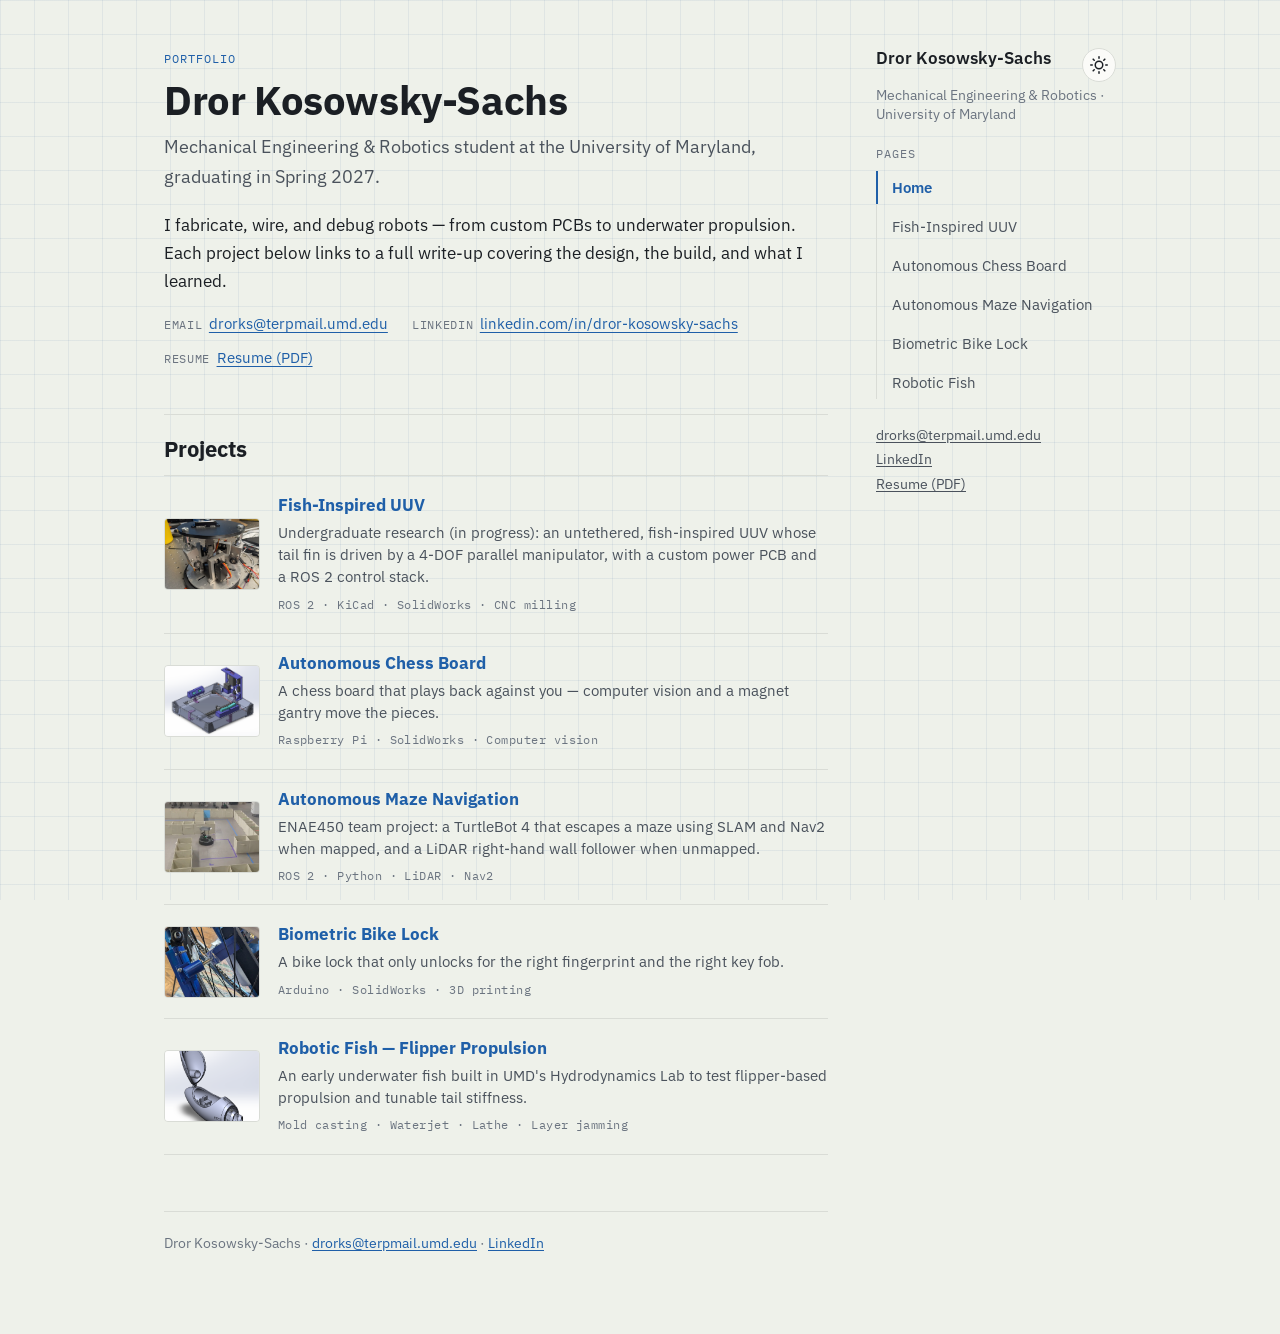
<file: index.html>
<!DOCTYPE html>
<html lang="en">
<head>
<meta charset="utf-8">
<meta name="viewport" content="width=device-width, initial-scale=1">
<title>Dror Kosowsky-Sachs — Mechanical Engineering &amp; Robotics Portfolio</title>
<meta name="description" content="Portfolio of Dror Kosowsky-Sachs, a mechanical engineering and robotics student at the University of Maryland: underwater robotics, ROS 2 autonomy, mechatronics, and fabrication projects.">
<link rel="canonical" href="https://droriks.github.io/">
<meta property="og:type" content="website">
<meta property="og:title" content="Dror Kosowsky-Sachs — Mechanical Engineering &amp; Robotics Portfolio">
<meta property="og:description" content="Fabricating, wiring, and debugging robots — from custom PCBs to underwater propulsion.">
<meta property="og:url" content="https://droriks.github.io/">
<meta property="og:image" content="https://droriks.github.io/images/UUV_air_setup.jpg">
<link rel="preconnect" href="https://fonts.googleapis.com">
<link rel="preconnect" href="https://fonts.gstatic.com" crossorigin>
<link href="https://fonts.googleapis.com/css2?family=IBM+Plex+Mono:wght@400;500&amp;family=IBM+Plex+Sans:wght@400;600&amp;display=swap" rel="stylesheet">
<link rel="stylesheet" href="styles.css">
<script>try{var t=localStorage.getItem("theme");if(t)document.documentElement.setAttribute("data-theme",t)}catch(e){}</script>
<script src="theme.js" defer></script>
<script type="application/ld+json">
{
  "@context": "https://schema.org",
  "@type": "Person",
  "name": "Dror Kosowsky-Sachs",
  "url": "https://droriks.github.io/",
  "email": "mailto:drorks@terpmail.umd.edu",
  "affiliation": { "@type": "CollegeOrUniversity", "name": "University of Maryland" },
  "knowsAbout": ["Mechanical engineering", "Robotics", "ROS 2", "SolidWorks", "KiCad", "CNC machining"],
  "sameAs": ["https://www.linkedin.com/in/dror-kosowsky-sachs/"]
}
</script>
</head>
<body>
<a class="skip-link" href="#main">Skip to content</a>
<div class="page">

  <nav class="site-nav" aria-label="Site">
    <div class="brand-row">
      <a class="brand" href="index.html">Dror Kosowsky-Sachs</a>
      <button class="theme-toggle" id="themeToggle" type="button" aria-label="Toggle light and dark mode" title="Toggle light / dark mode" hidden>
        <svg class="icon-sun" viewBox="0 0 24 24" width="18" height="18" fill="none" stroke="currentColor" stroke-width="2" stroke-linecap="round" aria-hidden="true"><circle cx="12" cy="12" r="5"/><path d="M12 1v2M12 21v2M1 12h2M21 12h2M4.22 4.22l1.42 1.42M18.36 18.36l1.42 1.42M4.22 19.78l1.42-1.42M18.36 5.64l1.42-1.42"/></svg>
        <svg class="icon-moon" viewBox="0 0 24 24" width="18" height="18" aria-hidden="true"><path fill="currentColor" d="M20.7 14.6a8.9 8.9 0 01-11.3-11.3 1 1 0 00-1.3-1.2A10 10 0 1021.9 15.9a1 1 0 00-1.2-1.3z"/></svg>
      </button>
    </div>
    <p class="brand-sub">Mechanical Engineering &amp; Robotics · University of Maryland</p>
    <p class="nav-label">Pages</p>
    <ul>
      <li><a href="index.html" aria-current="page">Home</a></li>
      <li><a href="uuv.html">Fish-Inspired UUV</a></li>
      <li><a href="chess-board.html">Autonomous Chess Board</a></li>
      <li><a href="maze-navigation.html">Autonomous Maze Navigation</a></li>
      <li><a href="bike-lock.html">Biometric Bike Lock</a></li>
      <li><a href="robotic-fish.html">Robotic Fish</a></li>
    </ul>
    <p class="nav-contact">
      <a href="mailto:drorks@terpmail.umd.edu">drorks@terpmail.umd.edu</a><br>
      <a href="https://www.linkedin.com/in/dror-kosowsky-sachs/" rel="noopener">LinkedIn</a><br>
      <a href="images/Resume%20Dror%20Kosowsky-Sachs.pdf">Resume (PDF)</a>
    </p>
  </nav>

  <main id="main">
    <section class="hero" aria-labelledby="name">
      <p class="eyebrow">Portfolio</p>
      <h1 id="name">Dror Kosowsky-Sachs</h1>
      <p class="tagline">Mechanical Engineering &amp; Robotics student at the University of Maryland, graduating in Spring 2027.</p>
      <p>I fabricate, wire, and debug robots — from custom PCBs to underwater propulsion. Each project below links to a full write-up covering the design, the build, and what I learned.</p>

      <ul class="contact-list" aria-label="Contact">
        <li><span class="label">Email</span><a href="mailto:drorks@terpmail.umd.edu">drorks@terpmail.umd.edu</a></li>
        <li><span class="label">LinkedIn</span><a href="https://www.linkedin.com/in/dror-kosowsky-sachs/" rel="noopener">linkedin.com/in/dror-kosowsky-sachs</a></li>
        <li><span class="label">Resume</span><a href="images/Resume%20Dror%20Kosowsky-Sachs.pdf">Resume (PDF)</a></li>
      </ul>
    </section>

    <h2>Projects</h2>
    <ul class="project-list">
      <li>
        <a href="uuv.html">
          <img src="images/UUV_manipulator.jpg" width="1050" height="1400" alt="" loading="lazy">
          <div>
            <h3>Fish-Inspired UUV</h3>
            <p>Undergraduate research (in progress): an untethered, fish-inspired UUV whose tail fin is driven by a 4-DOF parallel manipulator, with a custom power PCB and a ROS 2 control stack.</p>
            <span class="meta">ROS 2 · KiCad · SolidWorks · CNC milling</span>
          </div>
        </a>
      </li>
      <li>
        <a href="chess-board.html">
          <img src="images/chess_cad_full.png" width="907" height="715" alt="" loading="lazy">
          <div>
            <h3>Autonomous Chess Board</h3>
            <p>A chess board that plays back against you — computer vision and a magnet gantry move the pieces.</p>
            <span class="meta">Raspberry Pi · SolidWorks · Computer vision</span>
          </div>
        </a>
      </li>
      <li>
        <a href="maze-navigation.html">
          <img src="images/maze_mapped_run.jpg" width="1277" height="860" alt="" loading="lazy">
          <div>
            <h3>Autonomous Maze Navigation</h3>
            <p>ENAE450 team project: a TurtleBot 4 that escapes a maze using SLAM and Nav2 when mapped, and a LiDAR right-hand wall follower when unmapped.</p>
            <span class="meta">ROS 2 · Python · LiDAR · Nav2</span>
          </div>
        </a>
      </li>
      <li>
        <a href="bike-lock.html">
          <img src="images/bike_wheel_photo2.jpg" width="632" height="668" alt="" loading="lazy">
          <div>
            <h3>Biometric Bike Lock</h3>
            <p>A bike lock that only unlocks for the right fingerprint and the right key fob.</p>
            <span class="meta">Arduino · SolidWorks · 3D printing</span>
          </div>
        </a>
      </li>
      <li>
        <a href="robotic-fish.html">
          <img src="images/fish_cad.png" width="626" height="622" alt="" loading="lazy">
          <div>
            <h3>Robotic Fish — Flipper Propulsion</h3>
            <p>An early underwater fish built in UMD's Hydrodynamics Lab to test flipper-based propulsion and tunable tail stiffness.</p>
            <span class="meta">Mold casting · Waterjet · Lathe · Layer jamming</span>
          </div>
        </a>
      </li>
    </ul>

    <footer class="page-footer">
      <p>Dror Kosowsky-Sachs · <a href="mailto:drorks@terpmail.umd.edu">drorks@terpmail.umd.edu</a> · <a href="https://www.linkedin.com/in/dror-kosowsky-sachs/" rel="noopener">LinkedIn</a></p>
    </footer>
  </main>

</div>
</body>
</html>
</file>
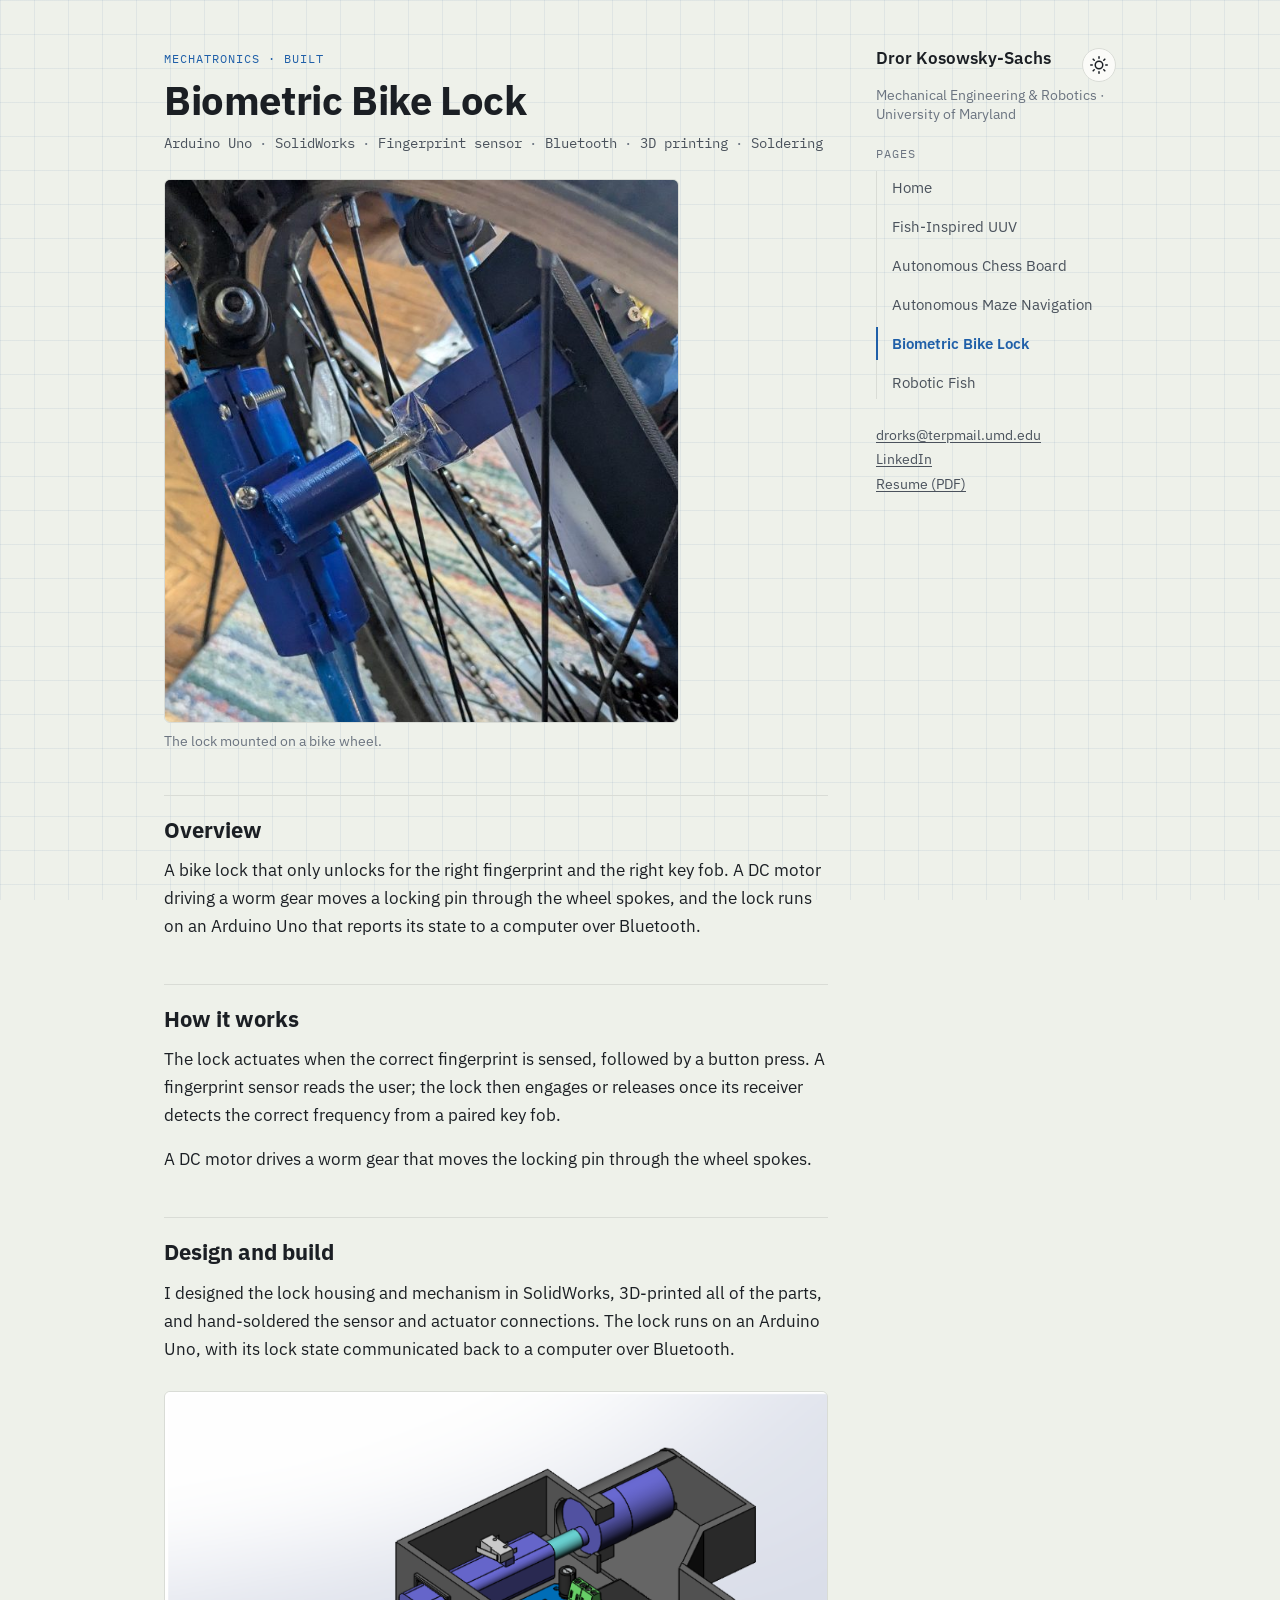
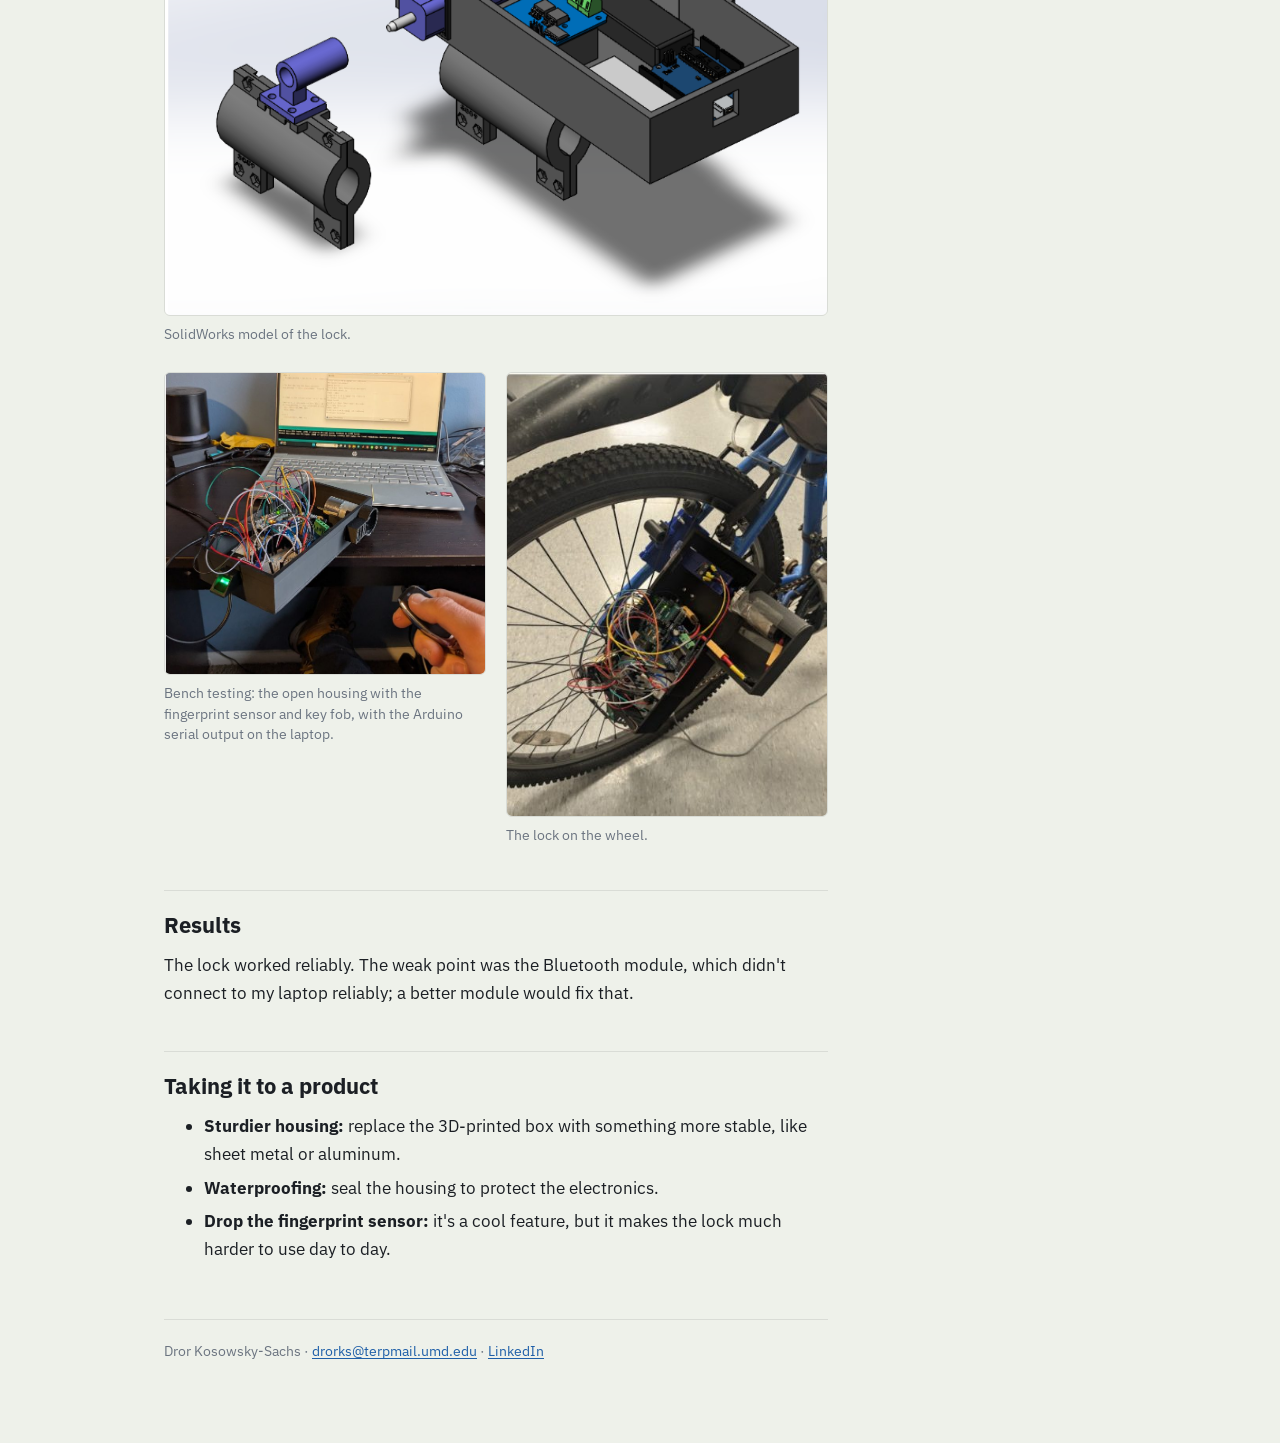
<file: bike-lock.html>
<!DOCTYPE html>
<html lang="en">
<head>
<meta charset="utf-8">
<meta name="viewport" content="width=device-width, initial-scale=1">
<title>Biometric Bike Lock — Dror Kosowsky-Sachs</title>
<meta name="description" content="A 3D-printed bike lock that unlocks only for the right fingerprint and key fob: Arduino Uno, fingerprint sensor, RF receiver, worm-gear locking pin, and Bluetooth status reporting.">
<link rel="canonical" href="https://droriks.github.io/bike-lock.html">
<meta property="og:type" content="article">
<meta property="og:title" content="Biometric Bike Lock — Dror Kosowsky-Sachs">
<meta property="og:description" content="A bike lock that only unlocks for the right fingerprint and the right key fob.">
<meta property="og:url" content="https://droriks.github.io/bike-lock.html">
<meta property="og:image" content="https://droriks.github.io/images/bike_wheel_photo2.jpg">
<link rel="preconnect" href="https://fonts.googleapis.com">
<link rel="preconnect" href="https://fonts.gstatic.com" crossorigin>
<link href="https://fonts.googleapis.com/css2?family=IBM+Plex+Mono:wght@400;500&amp;family=IBM+Plex+Sans:wght@400;600&amp;display=swap" rel="stylesheet">
<link rel="stylesheet" href="styles.css">
<script>try{var t=localStorage.getItem("theme");if(t)document.documentElement.setAttribute("data-theme",t)}catch(e){}</script>
<script src="theme.js" defer></script>
</head>
<body>
<a class="skip-link" href="#main">Skip to content</a>
<div class="page">

  <nav class="site-nav" aria-label="Site">
    <div class="brand-row">
      <a class="brand" href="index.html">Dror Kosowsky-Sachs</a>
      <button class="theme-toggle" id="themeToggle" type="button" aria-label="Toggle light and dark mode" title="Toggle light / dark mode" hidden>
        <svg class="icon-sun" viewBox="0 0 24 24" width="18" height="18" fill="none" stroke="currentColor" stroke-width="2" stroke-linecap="round" aria-hidden="true"><circle cx="12" cy="12" r="5"/><path d="M12 1v2M12 21v2M1 12h2M21 12h2M4.22 4.22l1.42 1.42M18.36 18.36l1.42 1.42M4.22 19.78l1.42-1.42M18.36 5.64l1.42-1.42"/></svg>
        <svg class="icon-moon" viewBox="0 0 24 24" width="18" height="18" aria-hidden="true"><path fill="currentColor" d="M20.7 14.6a8.9 8.9 0 01-11.3-11.3 1 1 0 00-1.3-1.2A10 10 0 1021.9 15.9a1 1 0 00-1.2-1.3z"/></svg>
      </button>
    </div>
    <p class="brand-sub">Mechanical Engineering &amp; Robotics · University of Maryland</p>
    <p class="nav-label">Pages</p>
    <ul>
      <li><a href="index.html">Home</a></li>
      <li><a href="uuv.html">Fish-Inspired UUV</a></li>
      <li><a href="chess-board.html">Autonomous Chess Board</a></li>
      <li><a href="maze-navigation.html">Autonomous Maze Navigation</a></li>
      <li><a href="bike-lock.html" aria-current="page">Biometric Bike Lock</a></li>
      <li><a href="robotic-fish.html">Robotic Fish</a></li>
    </ul>
    <p class="nav-contact">
      <a href="mailto:drorks@terpmail.umd.edu">drorks@terpmail.umd.edu</a><br>
      <a href="https://www.linkedin.com/in/dror-kosowsky-sachs/" rel="noopener">LinkedIn</a><br>
      <a href="images/Resume%20Dror%20Kosowsky-Sachs.pdf">Resume (PDF)</a>
    </p>
  </nav>

  <main id="main">
    <article>
      <header>
        <p class="eyebrow">Mechatronics · Built</p>
        <h1>Biometric Bike Lock</h1>
        <ul class="skills" aria-label="Tools and skills">
          <li>Arduino Uno</li><li>SolidWorks</li><li>Fingerprint sensor</li><li>Bluetooth</li><li>3D printing</li><li>Soldering</li>
        </ul>
      </header>

      <figure class="lead">
        <img src="images/bike_wheel_photo2.jpg" width="632" height="668" alt="The biometric bike lock mounted on a bicycle wheel">
        <figcaption>The lock mounted on a bike wheel.</figcaption>
      </figure>

      <h2>Overview</h2>
      <p>A bike lock that only unlocks for the right fingerprint and the right key fob. A DC motor driving a worm gear moves a locking pin through the wheel spokes, and the lock runs on an Arduino Uno that reports its state to a computer over Bluetooth.</p>

      <h2>How it works</h2>
      <p>The lock actuates when the correct fingerprint is sensed, followed by a button press. A fingerprint sensor reads the user; the lock then engages or releases once its receiver detects the correct frequency from a paired key fob.</p>
      <p>A DC motor drives a worm gear that moves the locking pin through the wheel spokes.</p>

      <h2>Design and build</h2>
      <p>I designed the lock housing and mechanism in SolidWorks, 3D-printed all of the parts, and hand-soldered the sensor and actuator connections. The lock runs on an Arduino Uno, with its lock state communicated back to a computer over Bluetooth.</p>
      <figure>
        <img src="images/bike_cad.png" width="887" height="701" alt="SolidWorks model of the bike lock housing and mechanism" loading="lazy">
        <figcaption>SolidWorks model of the lock.</figcaption>
      </figure>
      <div class="figure-row">
        <figure>
          <img src="images/bike_laptop_photo.jpg" width="707" height="665" alt="Open 3D-printed lock housing full of jumper wires and an Arduino, with a lit fingerprint sensor on the front and a hand holding a key fob, in front of a laptop running the Arduino IDE" loading="lazy">
          <figcaption>Bench testing: the open housing with the fingerprint sensor and key fob, with the Arduino serial output on the laptop.</figcaption>
        </figure>
        <figure>
          <img src="images/bike_wheel_photo1.jpg" width="406" height="562" alt="The bike lock on a bicycle wheel" loading="lazy">
          <figcaption>The lock on the wheel.</figcaption>
        </figure>
      </div>

      <h2>Results</h2>
      <p>The lock worked reliably. The weak point was the Bluetooth module, which didn't connect to my laptop reliably; a better module would fix that.</p>

      <h2>Taking it to a product</h2>
      <ul>
        <li><strong>Sturdier housing:</strong> replace the 3D-printed box with something more stable, like sheet metal or aluminum.</li>
        <li><strong>Waterproofing:</strong> seal the housing to protect the electronics.</li>
        <li><strong>Drop the fingerprint sensor:</strong> it's a cool feature, but it makes the lock much harder to use day to day.</li>
      </ul>
    </article>

    <footer class="page-footer">
      <p>Dror Kosowsky-Sachs · <a href="mailto:drorks@terpmail.umd.edu">drorks@terpmail.umd.edu</a> · <a href="https://www.linkedin.com/in/dror-kosowsky-sachs/" rel="noopener">LinkedIn</a></p>
    </footer>
  </main>

</div>
</body>
</html>
</file>
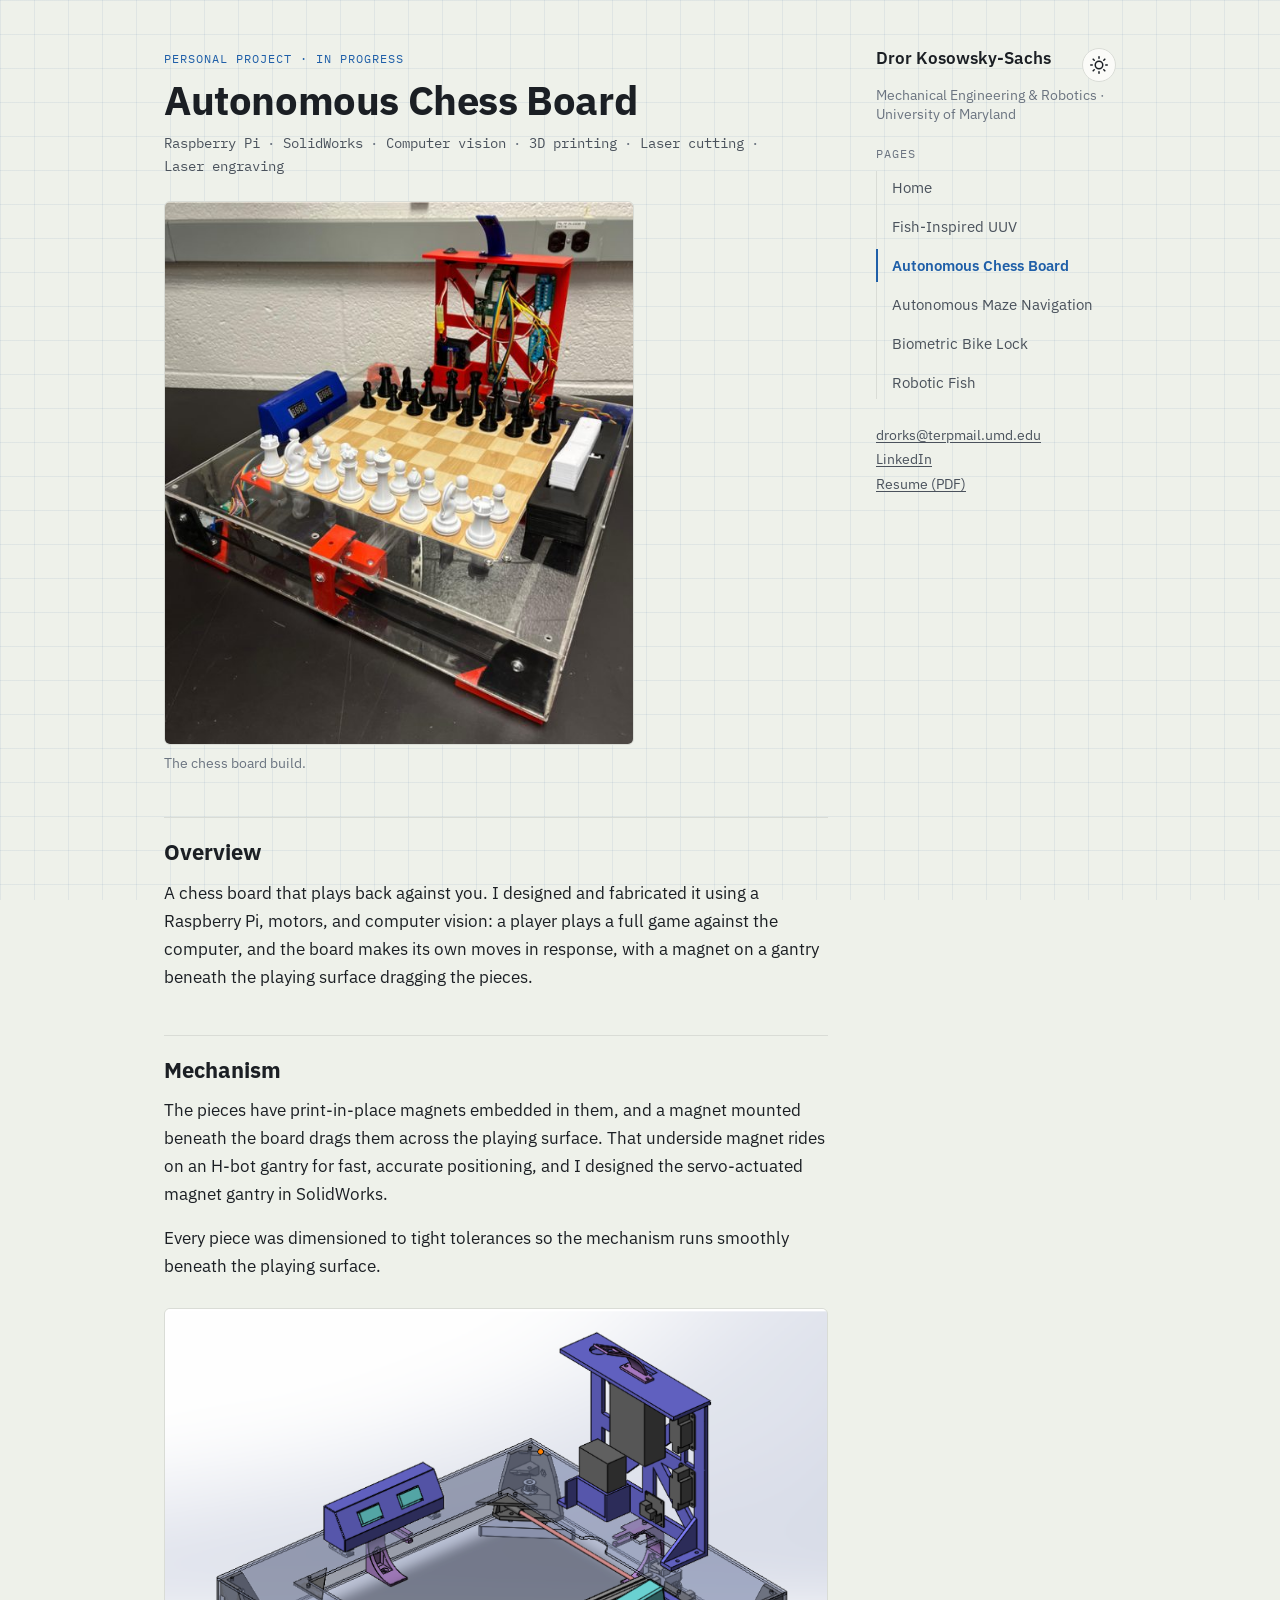
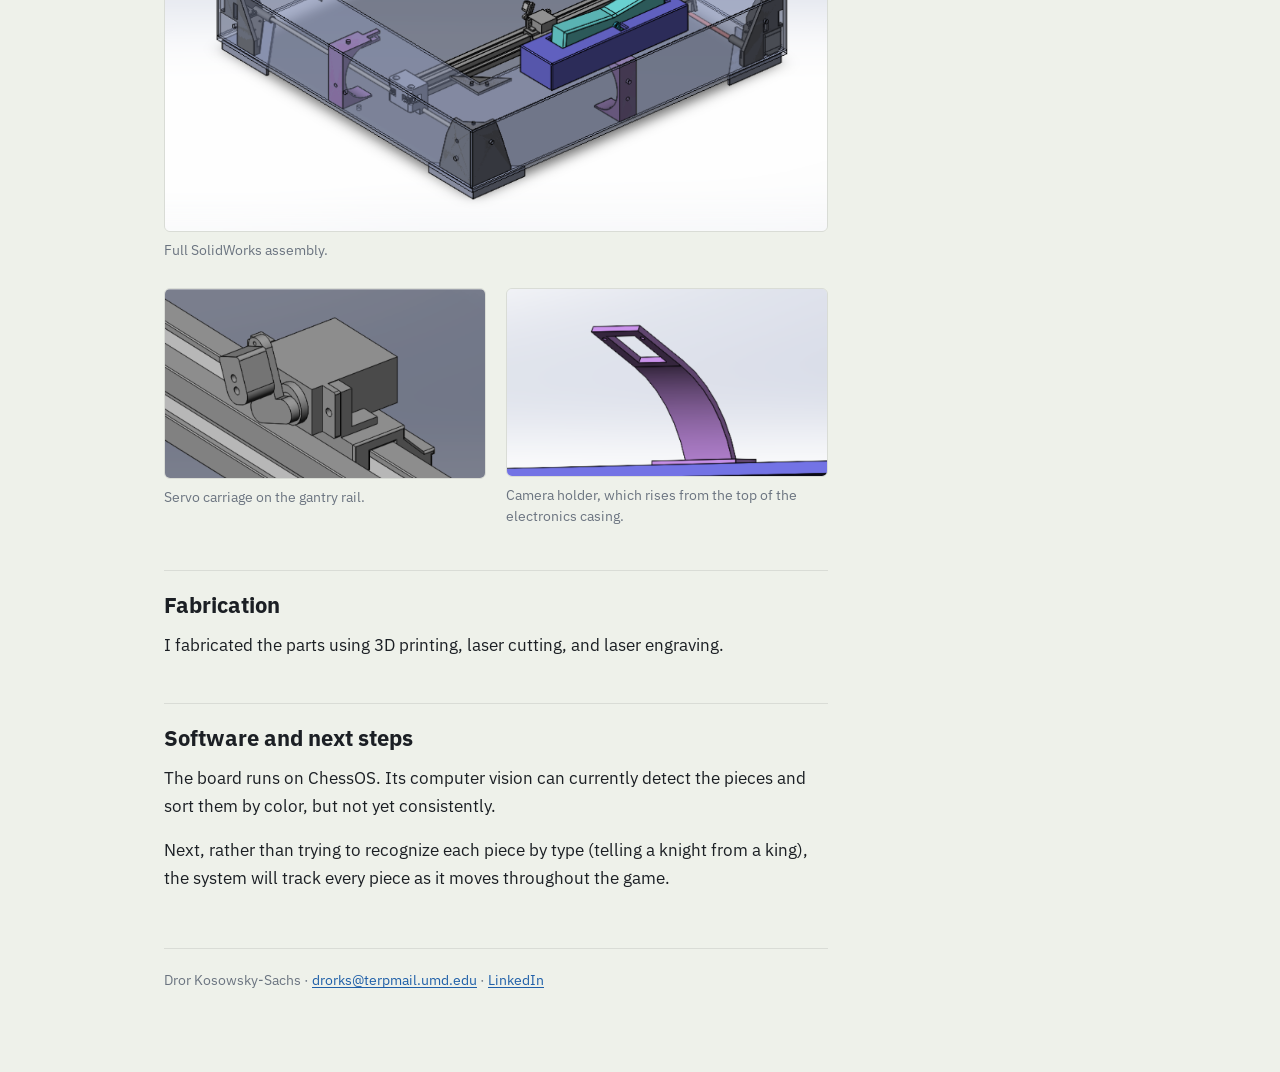
<file: chess-board.html>
<!DOCTYPE html>
<html lang="en">
<head>
<meta charset="utf-8">
<meta name="viewport" content="width=device-width, initial-scale=1">
<title>Autonomous Chess Board — Dror Kosowsky-Sachs</title>
<meta name="description" content="An autonomous chess board that plays back against you: a Raspberry Pi with computer vision and a magnet H-bot gantry, designed in SolidWorks and built with 3D printing and laser cutting.">
<link rel="canonical" href="https://droriks.github.io/chess-board.html">
<meta property="og:type" content="article">
<meta property="og:title" content="Autonomous Chess Board — Dror Kosowsky-Sachs">
<meta property="og:description" content="A chess board that plays back against you — computer vision and a magnet gantry move the pieces.">
<meta property="og:url" content="https://droriks.github.io/chess-board.html">
<meta property="og:image" content="https://droriks.github.io/images/chess_photo.jpg">
<link rel="preconnect" href="https://fonts.googleapis.com">
<link rel="preconnect" href="https://fonts.gstatic.com" crossorigin>
<link href="https://fonts.googleapis.com/css2?family=IBM+Plex+Mono:wght@400;500&amp;family=IBM+Plex+Sans:wght@400;600&amp;display=swap" rel="stylesheet">
<link rel="stylesheet" href="styles.css">
<script>try{var t=localStorage.getItem("theme");if(t)document.documentElement.setAttribute("data-theme",t)}catch(e){}</script>
<script src="theme.js" defer></script>
</head>
<body>
<a class="skip-link" href="#main">Skip to content</a>
<div class="page">

  <nav class="site-nav" aria-label="Site">
    <div class="brand-row">
      <a class="brand" href="index.html">Dror Kosowsky-Sachs</a>
      <button class="theme-toggle" id="themeToggle" type="button" aria-label="Toggle light and dark mode" title="Toggle light / dark mode" hidden>
        <svg class="icon-sun" viewBox="0 0 24 24" width="18" height="18" fill="none" stroke="currentColor" stroke-width="2" stroke-linecap="round" aria-hidden="true"><circle cx="12" cy="12" r="5"/><path d="M12 1v2M12 21v2M1 12h2M21 12h2M4.22 4.22l1.42 1.42M18.36 18.36l1.42 1.42M4.22 19.78l1.42-1.42M18.36 5.64l1.42-1.42"/></svg>
        <svg class="icon-moon" viewBox="0 0 24 24" width="18" height="18" aria-hidden="true"><path fill="currentColor" d="M20.7 14.6a8.9 8.9 0 01-11.3-11.3 1 1 0 00-1.3-1.2A10 10 0 1021.9 15.9a1 1 0 00-1.2-1.3z"/></svg>
      </button>
    </div>
    <p class="brand-sub">Mechanical Engineering &amp; Robotics · University of Maryland</p>
    <p class="nav-label">Pages</p>
    <ul>
      <li><a href="index.html">Home</a></li>
      <li><a href="uuv.html">Fish-Inspired UUV</a></li>
      <li><a href="chess-board.html" aria-current="page">Autonomous Chess Board</a></li>
      <li><a href="maze-navigation.html">Autonomous Maze Navigation</a></li>
      <li><a href="bike-lock.html">Biometric Bike Lock</a></li>
      <li><a href="robotic-fish.html">Robotic Fish</a></li>
    </ul>
    <p class="nav-contact">
      <a href="mailto:drorks@terpmail.umd.edu">drorks@terpmail.umd.edu</a><br>
      <a href="https://www.linkedin.com/in/dror-kosowsky-sachs/" rel="noopener">LinkedIn</a><br>
      <a href="images/Resume%20Dror%20Kosowsky-Sachs.pdf">Resume (PDF)</a>
    </p>
  </nav>

  <main id="main">
    <article>
      <header>
        <p class="eyebrow">Personal project · In progress</p>
        <h1>Autonomous Chess Board</h1>
        <ul class="skills" aria-label="Tools and skills">
          <li>Raspberry Pi</li><li>SolidWorks</li><li>Computer vision</li><li>3D printing</li><li>Laser cutting</li><li>Laser engraving</li>
        </ul>
      </header>

      <figure class="lead">
        <img src="images/chess_photo.jpg" width="572" height="662" alt="The autonomous chess board build">
        <figcaption>The chess board build.</figcaption>
      </figure>

      <h2>Overview</h2>
      <p>A chess board that plays back against you. I designed and fabricated it using a Raspberry Pi, motors, and computer vision: a player plays a full game against the computer, and the board makes its own moves in response, with a magnet on a gantry beneath the playing surface dragging the pieces.</p>

      <h2>Mechanism</h2>
      <p>The pieces have print-in-place magnets embedded in them, and a magnet mounted beneath the board drags them across the playing surface. That underside magnet rides on an H-bot gantry for fast, accurate positioning, and I designed the servo-actuated magnet gantry in SolidWorks.</p>
      <p>Every piece was dimensioned to tight tolerances so the mechanism runs smoothly beneath the playing surface.</p>
      <figure>
        <img src="images/chess_cad_full.png" width="907" height="715" alt="SolidWorks assembly of the chess board and gantry" loading="lazy">
        <figcaption>Full SolidWorks assembly.</figcaption>
      </figure>
      <div class="figure-row">
        <figure>
          <img src="images/chess_cad_rail.png" width="833" height="490" alt="CAD detail of a servo carriage with a pivoting arm mounted on an extruded rail" loading="lazy">
          <figcaption>Servo carriage on the gantry rail.</figcaption>
        </figure>
        <figure>
          <img src="images/chess_cad_bracket.png" width="835" height="488" alt="CAD model of the curved camera holder rising from the top of the electronics casing, with a rectangular camera frame at its end" loading="lazy">
          <figcaption>Camera holder, which rises from the top of the electronics casing.</figcaption>
        </figure>
      </div>

      <h2>Fabrication</h2>
      <p>I fabricated the parts using 3D printing, laser cutting, and laser engraving.</p>

      <h2>Software and next steps</h2>
      <p>The board runs on ChessOS. Its computer vision can currently detect the pieces and sort them by color, but not yet consistently.</p>
      <p>Next, rather than trying to recognize each piece by type (telling a knight from a king), the system will track every piece as it moves throughout the game.</p>
    </article>

    <footer class="page-footer">
      <p>Dror Kosowsky-Sachs · <a href="mailto:drorks@terpmail.umd.edu">drorks@terpmail.umd.edu</a> · <a href="https://www.linkedin.com/in/dror-kosowsky-sachs/" rel="noopener">LinkedIn</a></p>
    </footer>
  </main>

</div>
</body>
</html>
</file>
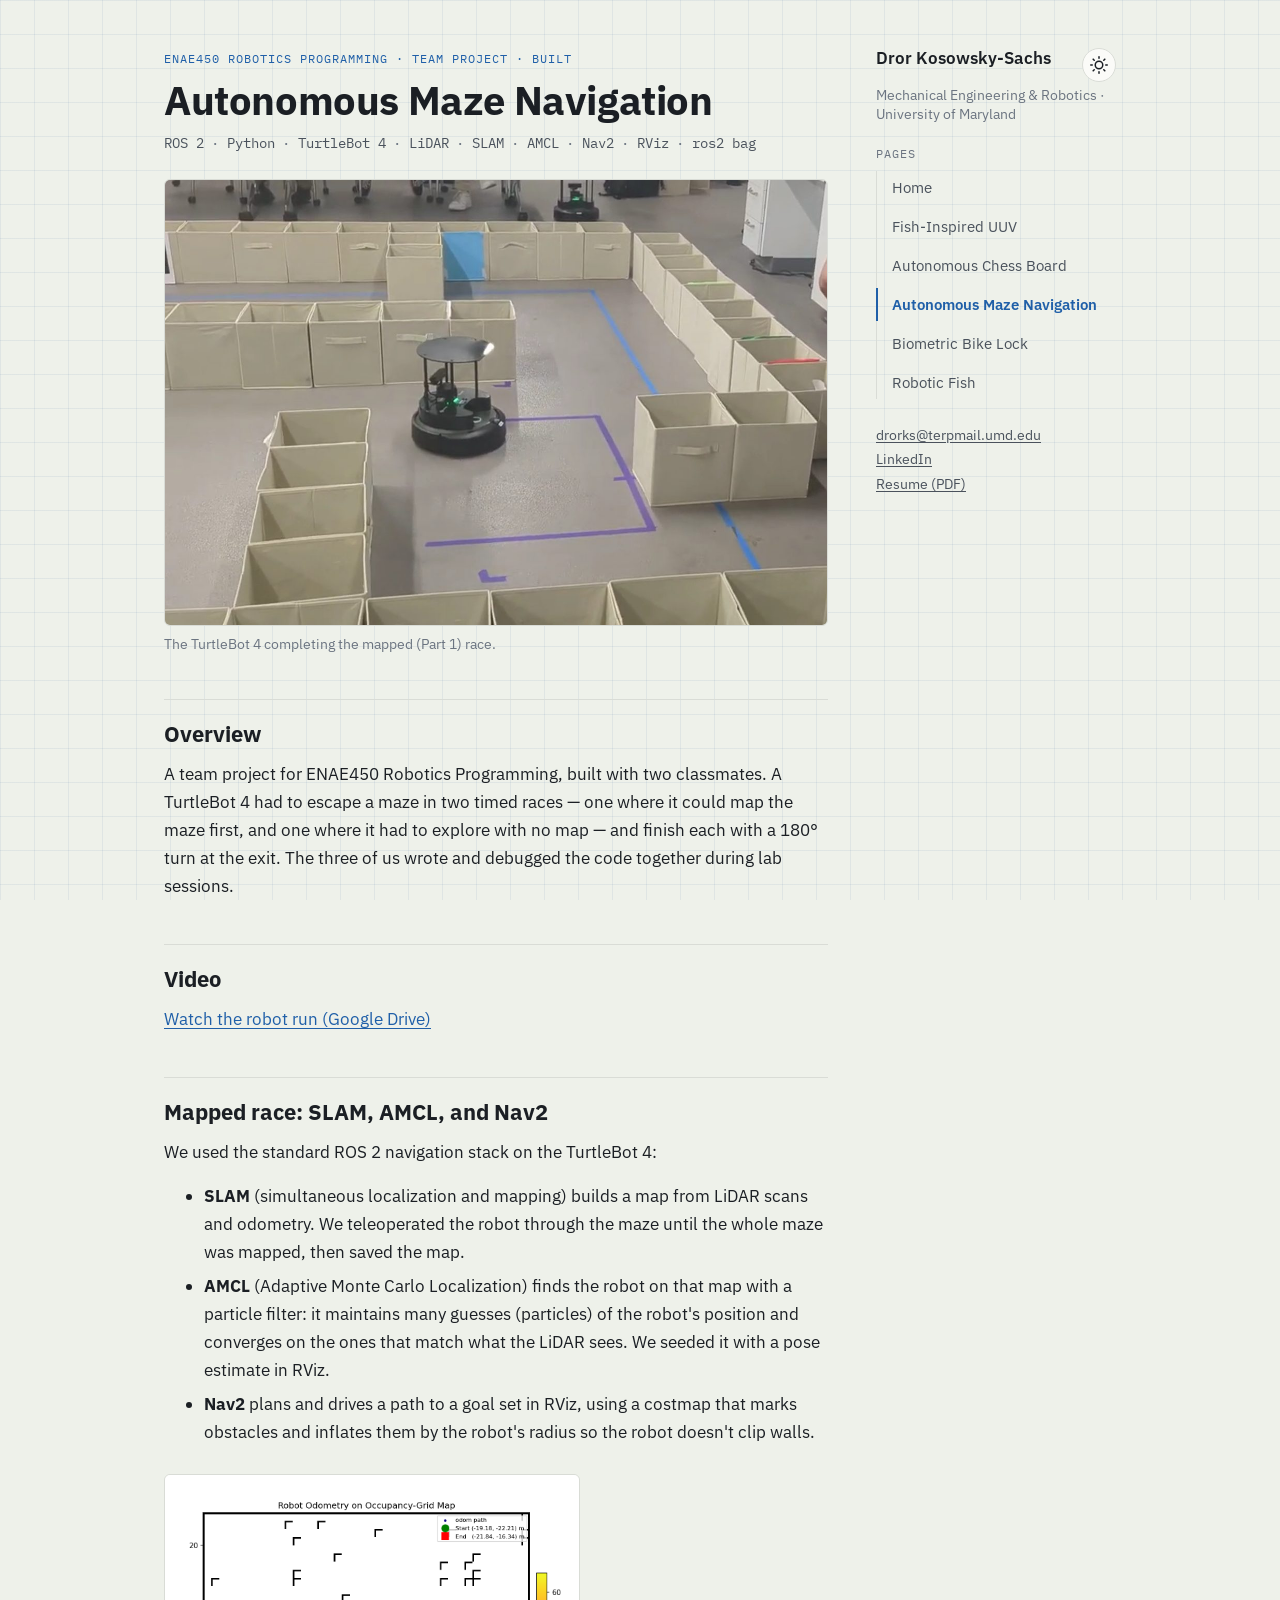
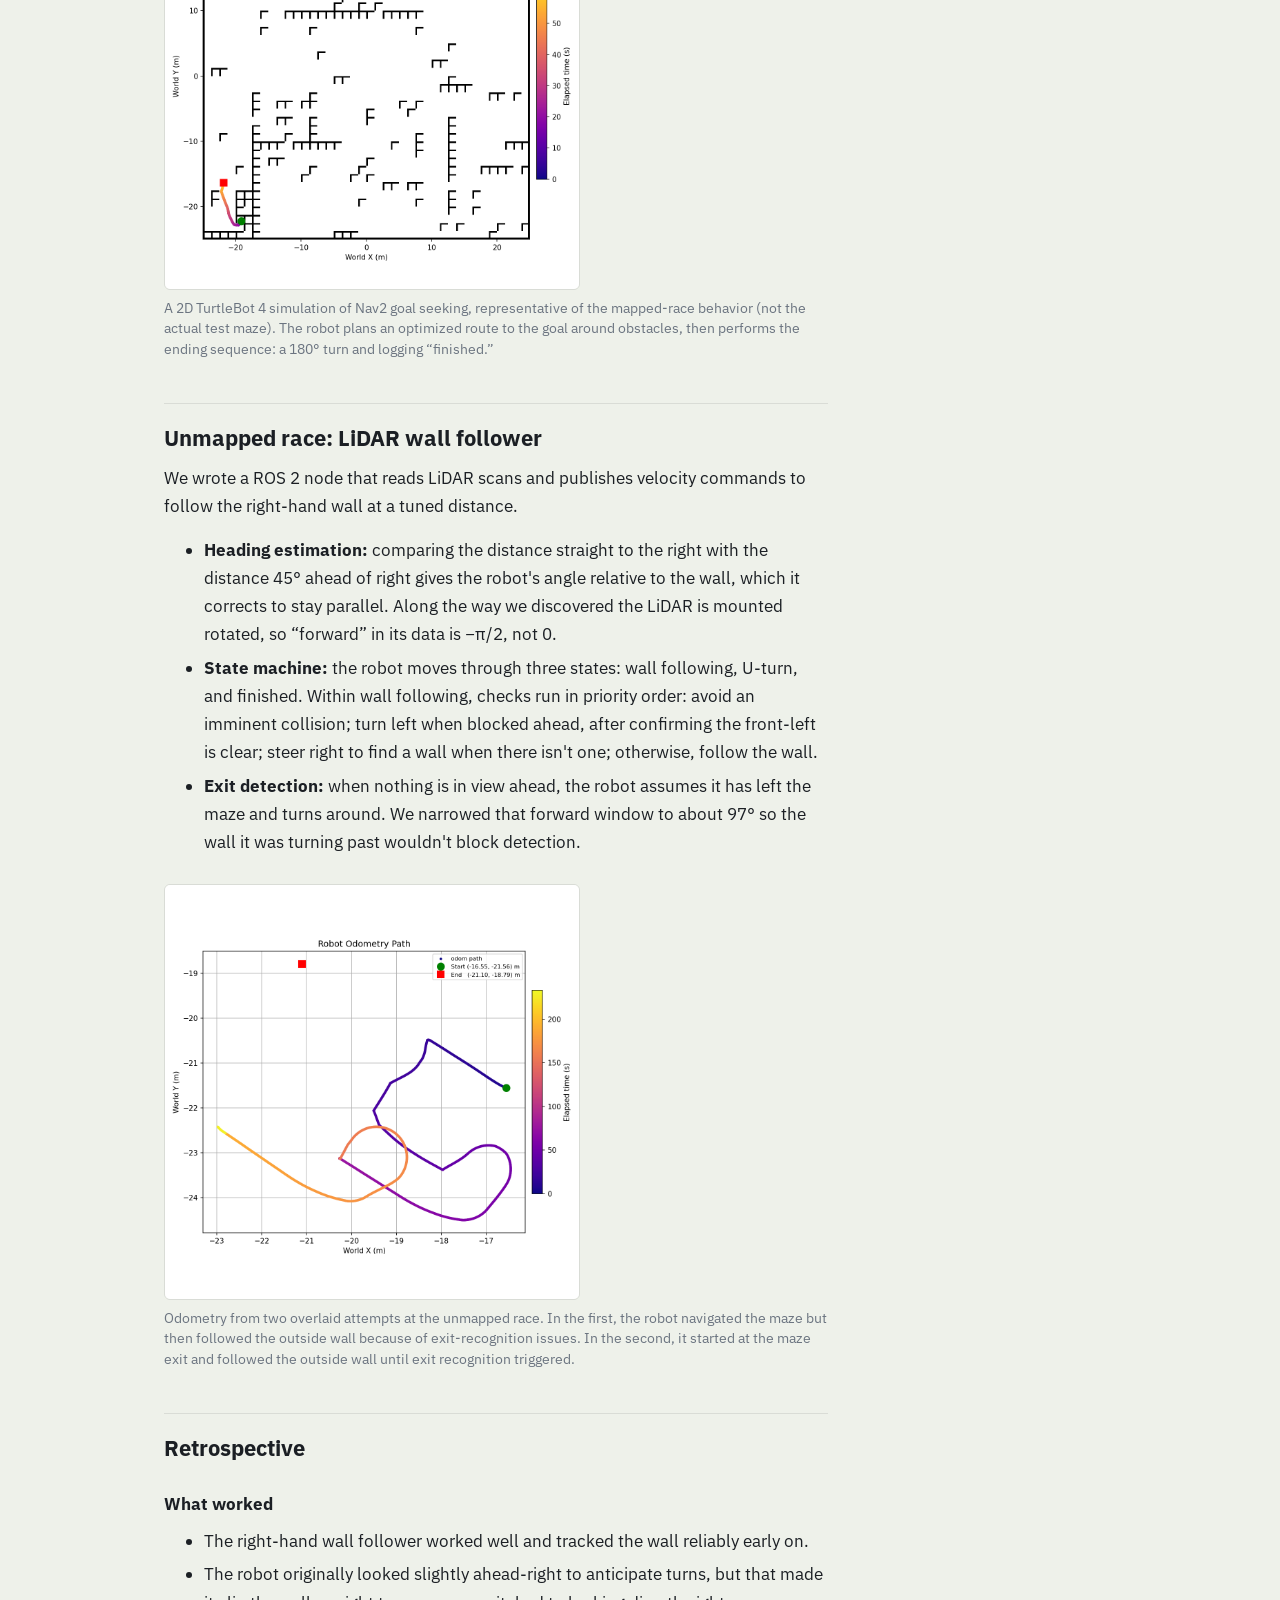
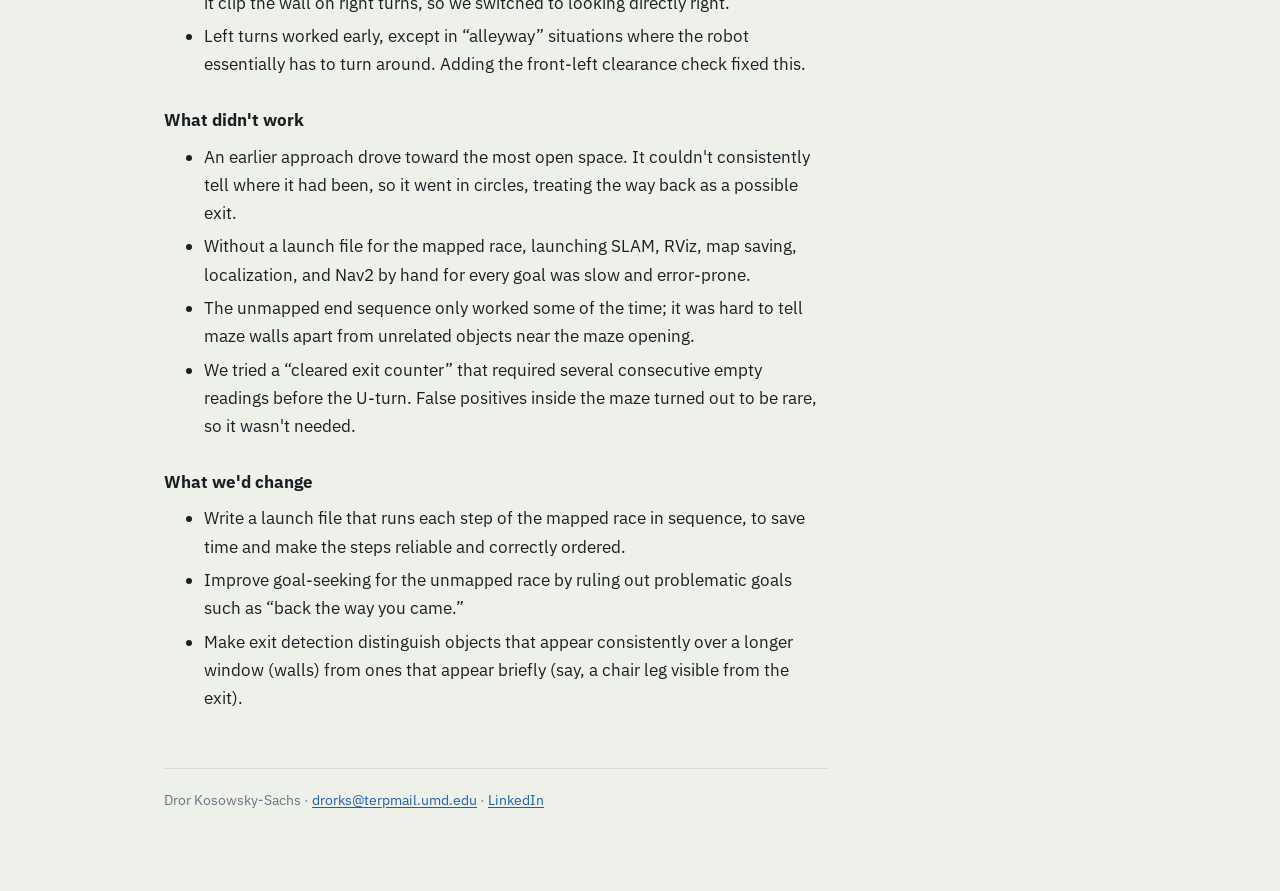
<file: maze-navigation.html>
<!DOCTYPE html>
<html lang="en">
<head>
<meta charset="utf-8">
<meta name="viewport" content="width=device-width, initial-scale=1">
<title>Autonomous Maze Navigation (TurtleBot 4, ROS 2) — Dror Kosowsky-Sachs</title>
<meta name="description" content="ENAE450 team project: a TurtleBot 4 escapes a maze using SLAM, AMCL, and Nav2 for the mapped race and a LiDAR right-hand wall follower written in ROS 2 Python for the unmapped race.">
<link rel="canonical" href="https://droriks.github.io/maze-navigation.html">
<meta property="og:type" content="article">
<meta property="og:title" content="Autonomous Maze Navigation — Dror Kosowsky-Sachs">
<meta property="og:description" content="TurtleBot 4 maze escape with SLAM/Nav2 and a LiDAR wall-following state machine in ROS 2.">
<meta property="og:url" content="https://droriks.github.io/maze-navigation.html">
<meta property="og:image" content="https://droriks.github.io/images/maze_mapped_run.jpg">
<link rel="preconnect" href="https://fonts.googleapis.com">
<link rel="preconnect" href="https://fonts.gstatic.com" crossorigin>
<link href="https://fonts.googleapis.com/css2?family=IBM+Plex+Mono:wght@400;500&amp;family=IBM+Plex+Sans:wght@400;600&amp;display=swap" rel="stylesheet">
<link rel="stylesheet" href="styles.css">
<script>try{var t=localStorage.getItem("theme");if(t)document.documentElement.setAttribute("data-theme",t)}catch(e){}</script>
<script src="theme.js" defer></script>
</head>
<body>
<a class="skip-link" href="#main">Skip to content</a>
<div class="page">

  <nav class="site-nav" aria-label="Site">
    <div class="brand-row">
      <a class="brand" href="index.html">Dror Kosowsky-Sachs</a>
      <button class="theme-toggle" id="themeToggle" type="button" aria-label="Toggle light and dark mode" title="Toggle light / dark mode" hidden>
        <svg class="icon-sun" viewBox="0 0 24 24" width="18" height="18" fill="none" stroke="currentColor" stroke-width="2" stroke-linecap="round" aria-hidden="true"><circle cx="12" cy="12" r="5"/><path d="M12 1v2M12 21v2M1 12h2M21 12h2M4.22 4.22l1.42 1.42M18.36 18.36l1.42 1.42M4.22 19.78l1.42-1.42M18.36 5.64l1.42-1.42"/></svg>
        <svg class="icon-moon" viewBox="0 0 24 24" width="18" height="18" aria-hidden="true"><path fill="currentColor" d="M20.7 14.6a8.9 8.9 0 01-11.3-11.3 1 1 0 00-1.3-1.2A10 10 0 1021.9 15.9a1 1 0 00-1.2-1.3z"/></svg>
      </button>
    </div>
    <p class="brand-sub">Mechanical Engineering &amp; Robotics · University of Maryland</p>
    <p class="nav-label">Pages</p>
    <ul>
      <li><a href="index.html">Home</a></li>
      <li><a href="uuv.html">Fish-Inspired UUV</a></li>
      <li><a href="chess-board.html">Autonomous Chess Board</a></li>
      <li><a href="maze-navigation.html" aria-current="page">Autonomous Maze Navigation</a></li>
      <li><a href="bike-lock.html">Biometric Bike Lock</a></li>
      <li><a href="robotic-fish.html">Robotic Fish</a></li>
    </ul>
    <p class="nav-contact">
      <a href="mailto:drorks@terpmail.umd.edu">drorks@terpmail.umd.edu</a><br>
      <a href="https://www.linkedin.com/in/dror-kosowsky-sachs/" rel="noopener">LinkedIn</a><br>
      <a href="images/Resume%20Dror%20Kosowsky-Sachs.pdf">Resume (PDF)</a>
    </p>
  </nav>

  <main id="main">
    <article>
      <header>
        <p class="eyebrow">ENAE450 Robotics Programming · Team project · Built</p>
        <h1>Autonomous Maze Navigation</h1>
        <ul class="skills" aria-label="Tools and skills">
          <li>ROS 2</li><li>Python</li><li>TurtleBot 4</li><li>LiDAR</li><li>SLAM</li><li>AMCL</li><li>Nav2</li><li>RViz</li><li>ros2 bag</li>
        </ul>
      </header>

      <figure class="lead">
        <img src="images/maze_mapped_run.jpg" width="1277" height="860" alt="TurtleBot 4 driving through a maze built from rows of fabric storage bins on a lab floor">
        <figcaption>The TurtleBot 4 completing the mapped (Part 1) race.</figcaption>
      </figure>

      <h2>Overview</h2>
      <p>A team project for ENAE450 Robotics Programming, built with two classmates. A TurtleBot 4 had to escape a maze in two timed races — one where it could map the maze first, and one where it had to explore with no map — and finish each with a 180° turn at the exit. The three of us wrote and debugged the code together during lab sessions.</p>

      <h2>Video</h2>
      <p><a href="https://drive.google.com/file/d/1vhASTw5dsRv6oyDOSHrWN_JsCRCe1GQk/view?usp=sharing" rel="noopener">Watch the robot run (Google Drive)</a></p>

      <h2>Mapped race: SLAM, AMCL, and Nav2</h2>
      <p>We used the standard ROS 2 navigation stack on the TurtleBot 4:</p>
      <ul>
        <li><strong>SLAM</strong> (simultaneous localization and mapping) builds a map from LiDAR scans and odometry. We teleoperated the robot through the maze until the whole maze was mapped, then saved the map.</li>
        <li><strong>AMCL</strong> (Adaptive Monte Carlo Localization) finds the robot on that map with a particle filter: it maintains many guesses (particles) of the robot's position and converges on the ones that match what the LiDAR sees. We seeded it with a pose estimate in RViz.</li>
        <li><strong>Nav2</strong> plans and drives a path to a goal set in RViz, using a costmap that marks obstacles and inflates them by the robot's radius so the robot doesn't clip walls.</li>
      </ul>
      <figure class="narrow">
        <img src="images/maze_sim_goal_seeking.png" width="1200" height="1200" alt="Plot of robot odometry on an occupancy-grid map: a short path, colored by elapsed time, from a start point to a goal while avoiding wall segments" loading="lazy">
        <figcaption>A 2D TurtleBot 4 simulation of Nav2 goal seeking, representative of the mapped-race behavior (not the actual test maze). The robot plans an optimized route to the goal around obstacles, then performs the ending sequence: a 180° turn and logging “finished.”</figcaption>
      </figure>

      <h2>Unmapped race: LiDAR wall follower</h2>
      <p>We wrote a ROS 2 node that reads LiDAR scans and publishes velocity commands to follow the right-hand wall at a tuned distance.</p>
      <ul>
        <li><strong>Heading estimation:</strong> comparing the distance straight to the right with the distance 45° ahead of right gives the robot's angle relative to the wall, which it corrects to stay parallel. Along the way we discovered the LiDAR is mounted rotated, so “forward” in its data is −π/2, not 0.</li>
        <li><strong>State machine:</strong> the robot moves through three states: wall following, U-turn, and finished. Within wall following, checks run in priority order: avoid an imminent collision; turn left when blocked ahead, after confirming the front-left is clear; steer right to find a wall when there isn't one; otherwise, follow the wall.</li>
        <li><strong>Exit detection:</strong> when nothing is in view ahead, the robot assumes it has left the maze and turns around. We narrowed that forward window to about 97° so the wall it was turning past wouldn't block detection.</li>
      </ul>
      <figure class="narrow">
        <img src="images/maze_unmapped_odometry.png" width="1200" height="1200" alt="Plot of robot odometry paths, colored by elapsed time, from two unmapped-race attempts" loading="lazy">
        <figcaption>Odometry from two overlaid attempts at the unmapped race. In the first, the robot navigated the maze but then followed the outside wall because of exit-recognition issues. In the second, it started at the maze exit and followed the outside wall until exit recognition triggered.</figcaption>
      </figure>

      <h2>Retrospective</h2>
      <h3>What worked</h3>
      <ul>
        <li>The right-hand wall follower worked well and tracked the wall reliably early on.</li>
        <li>The robot originally looked slightly ahead-right to anticipate turns, but that made it clip the wall on right turns, so we switched to looking directly right.</li>
        <li>Left turns worked early, except in “alleyway” situations where the robot essentially has to turn around. Adding the front-left clearance check fixed this.</li>
      </ul>
      <h3>What didn't work</h3>
      <ul>
        <li>An earlier approach drove toward the most open space. It couldn't consistently tell where it had been, so it went in circles, treating the way back as a possible exit.</li>
        <li>Without a launch file for the mapped race, launching SLAM, RViz, map saving, localization, and Nav2 by hand for every goal was slow and error-prone.</li>
        <li>The unmapped end sequence only worked some of the time; it was hard to tell maze walls apart from unrelated objects near the maze opening.</li>
        <li>We tried a “cleared exit counter” that required several consecutive empty readings before the U-turn. False positives inside the maze turned out to be rare, so it wasn't needed.</li>
      </ul>
      <h3>What we'd change</h3>
      <ul>
        <li>Write a launch file that runs each step of the mapped race in sequence, to save time and make the steps reliable and correctly ordered.</li>
        <li>Improve goal-seeking for the unmapped race by ruling out problematic goals such as “back the way you came.”</li>
        <li>Make exit detection distinguish objects that appear consistently over a longer window (walls) from ones that appear briefly (say, a chair leg visible from the exit).</li>
      </ul>
    </article>

    <footer class="page-footer">
      <p>Dror Kosowsky-Sachs · <a href="mailto:drorks@terpmail.umd.edu">drorks@terpmail.umd.edu</a> · <a href="https://www.linkedin.com/in/dror-kosowsky-sachs/" rel="noopener">LinkedIn</a></p>
    </footer>
  </main>

</div>
</body>
</html>
</file>
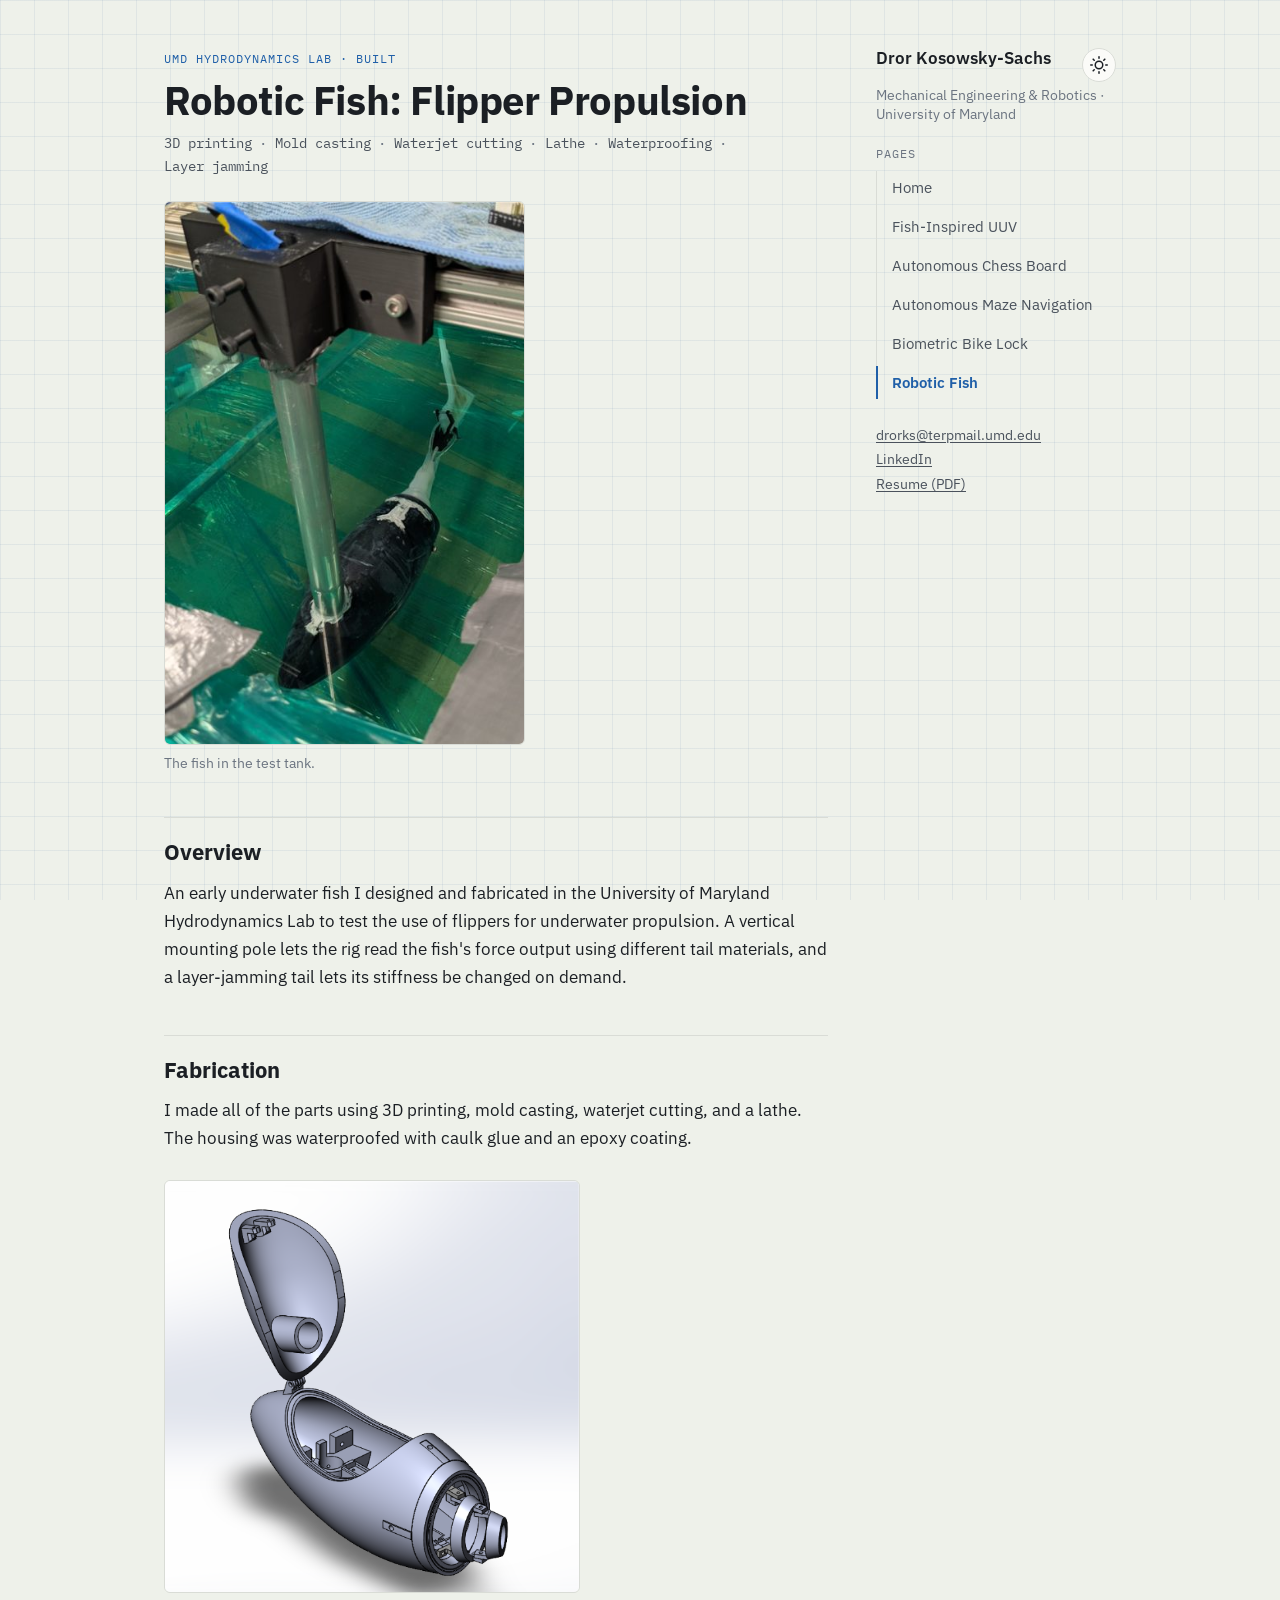
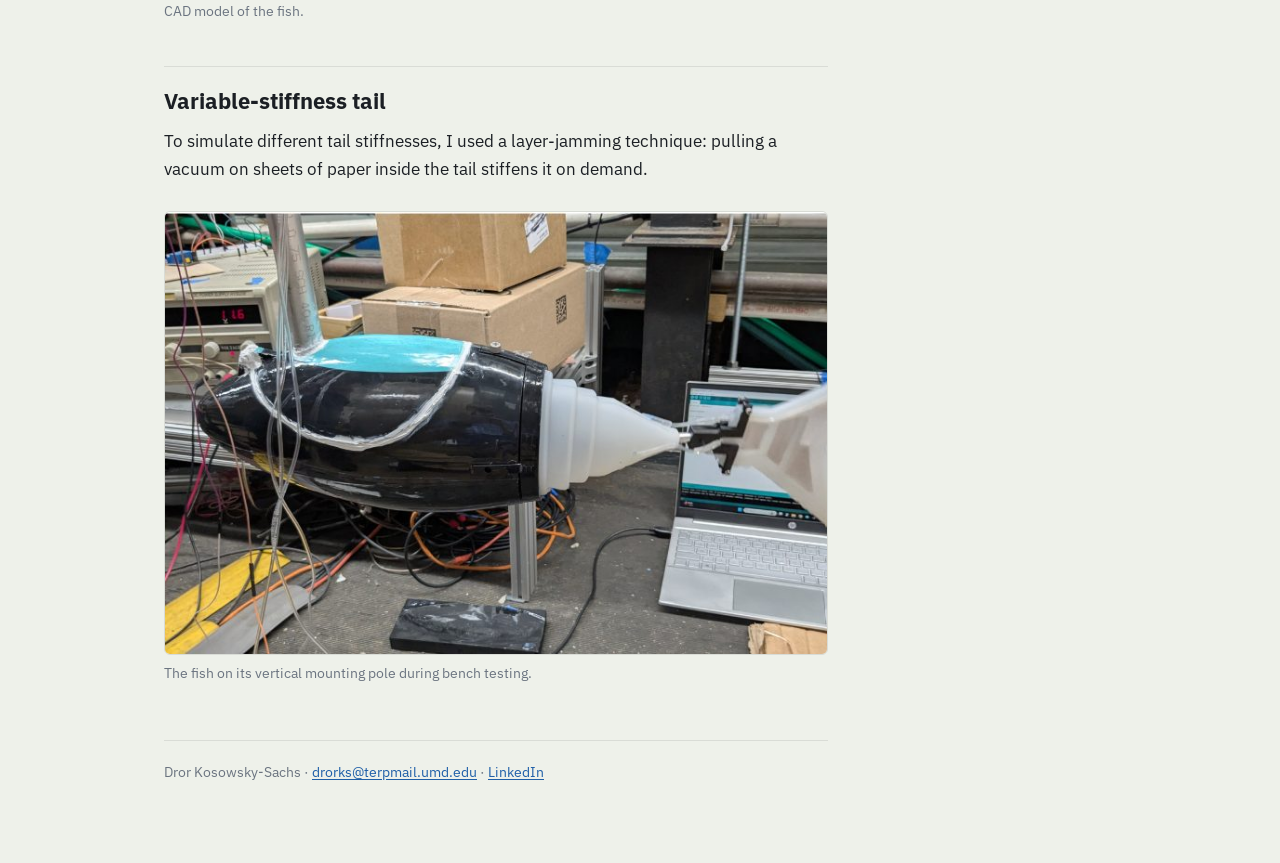
<file: robotic-fish.html>
<!DOCTYPE html>
<html lang="en">
<head>
<meta charset="utf-8">
<meta name="viewport" content="width=device-width, initial-scale=1">
<title>Robotic Fish: Flipper Propulsion — Dror Kosowsky-Sachs</title>
<meta name="description" content="A robotic fish built in the University of Maryland Hydrodynamics Lab to test flipper-based underwater propulsion, with a force-measurement mount and a layer-jamming tail of adjustable stiffness.">
<link rel="canonical" href="https://droriks.github.io/robotic-fish.html">
<meta property="og:type" content="article">
<meta property="og:title" content="Robotic Fish: Flipper Propulsion — Dror Kosowsky-Sachs">
<meta property="og:description" content="An early underwater fish built in UMD's Hydrodynamics Lab to test flipper-based propulsion.">
<meta property="og:url" content="https://droriks.github.io/robotic-fish.html">
<meta property="og:image" content="https://droriks.github.io/images/fish_tank_photo.jpg">
<link rel="preconnect" href="https://fonts.googleapis.com">
<link rel="preconnect" href="https://fonts.gstatic.com" crossorigin>
<link href="https://fonts.googleapis.com/css2?family=IBM+Plex+Mono:wght@400;500&amp;family=IBM+Plex+Sans:wght@400;600&amp;display=swap" rel="stylesheet">
<link rel="stylesheet" href="styles.css">
<script>try{var t=localStorage.getItem("theme");if(t)document.documentElement.setAttribute("data-theme",t)}catch(e){}</script>
<script src="theme.js" defer></script>
</head>
<body>
<a class="skip-link" href="#main">Skip to content</a>
<div class="page">

  <nav class="site-nav" aria-label="Site">
    <div class="brand-row">
      <a class="brand" href="index.html">Dror Kosowsky-Sachs</a>
      <button class="theme-toggle" id="themeToggle" type="button" aria-label="Toggle light and dark mode" title="Toggle light / dark mode" hidden>
        <svg class="icon-sun" viewBox="0 0 24 24" width="18" height="18" fill="none" stroke="currentColor" stroke-width="2" stroke-linecap="round" aria-hidden="true"><circle cx="12" cy="12" r="5"/><path d="M12 1v2M12 21v2M1 12h2M21 12h2M4.22 4.22l1.42 1.42M18.36 18.36l1.42 1.42M4.22 19.78l1.42-1.42M18.36 5.64l1.42-1.42"/></svg>
        <svg class="icon-moon" viewBox="0 0 24 24" width="18" height="18" aria-hidden="true"><path fill="currentColor" d="M20.7 14.6a8.9 8.9 0 01-11.3-11.3 1 1 0 00-1.3-1.2A10 10 0 1021.9 15.9a1 1 0 00-1.2-1.3z"/></svg>
      </button>
    </div>
    <p class="brand-sub">Mechanical Engineering &amp; Robotics · University of Maryland</p>
    <p class="nav-label">Pages</p>
    <ul>
      <li><a href="index.html">Home</a></li>
      <li><a href="uuv.html">Fish-Inspired UUV</a></li>
      <li><a href="chess-board.html">Autonomous Chess Board</a></li>
      <li><a href="maze-navigation.html">Autonomous Maze Navigation</a></li>
      <li><a href="bike-lock.html">Biometric Bike Lock</a></li>
      <li><a href="robotic-fish.html" aria-current="page">Robotic Fish</a></li>
    </ul>
    <p class="nav-contact">
      <a href="mailto:drorks@terpmail.umd.edu">drorks@terpmail.umd.edu</a><br>
      <a href="https://www.linkedin.com/in/dror-kosowsky-sachs/" rel="noopener">LinkedIn</a><br>
      <a href="images/Resume%20Dror%20Kosowsky-Sachs.pdf">Resume (PDF)</a>
    </p>
  </nav>

  <main id="main">
    <article>
      <header>
        <p class="eyebrow">UMD Hydrodynamics Lab · Built</p>
        <h1>Robotic Fish: Flipper Propulsion</h1>
        <ul class="skills" aria-label="Tools and skills">
          <li>3D printing</li><li>Mold casting</li><li>Waterjet cutting</li><li>Lathe</li><li>Waterproofing</li><li>Layer jamming</li>
        </ul>
      </header>

      <figure class="lead">
        <img src="images/fish_tank_photo.jpg" width="437" height="660" alt="The robotic fish in the test tank">
        <figcaption>The fish in the test tank.</figcaption>
      </figure>

      <h2>Overview</h2>
      <p>An early underwater fish I designed and fabricated in the University of Maryland Hydrodynamics Lab to test the use of flippers for underwater propulsion. A vertical mounting pole lets the rig read the fish's force output using different tail materials, and a layer-jamming tail lets its stiffness be changed on demand.</p>

      <h2>Fabrication</h2>
      <p>I made all of the parts using 3D printing, mold casting, waterjet cutting, and a lathe. The housing was waterproofed with caulk glue and an epoxy coating.</p>
      <figure class="narrow">
        <img src="images/fish_cad.png" width="626" height="622" alt="CAD model of the robotic fish" loading="lazy">
        <figcaption>CAD model of the fish.</figcaption>
      </figure>

      <h2>Variable-stiffness tail</h2>
      <p>To simulate different tail stiffnesses, I used a layer-jamming technique: pulling a vacuum on sheets of paper inside the tail stiffens it on demand.</p>
      <figure>
        <img src="images/fish_bench_photo.jpg" width="712" height="476" alt="Black robotic fish body with a white tail cone, mounted on a vertical pole with tubing and wires attached, near a bench power supply and laptop" loading="lazy">
        <figcaption>The fish on its vertical mounting pole during bench testing.</figcaption>
      </figure>
    </article>

    <footer class="page-footer">
      <p>Dror Kosowsky-Sachs · <a href="mailto:drorks@terpmail.umd.edu">drorks@terpmail.umd.edu</a> · <a href="https://www.linkedin.com/in/dror-kosowsky-sachs/" rel="noopener">LinkedIn</a></p>
    </footer>
  </main>

</div>
</body>
</html>
</file>
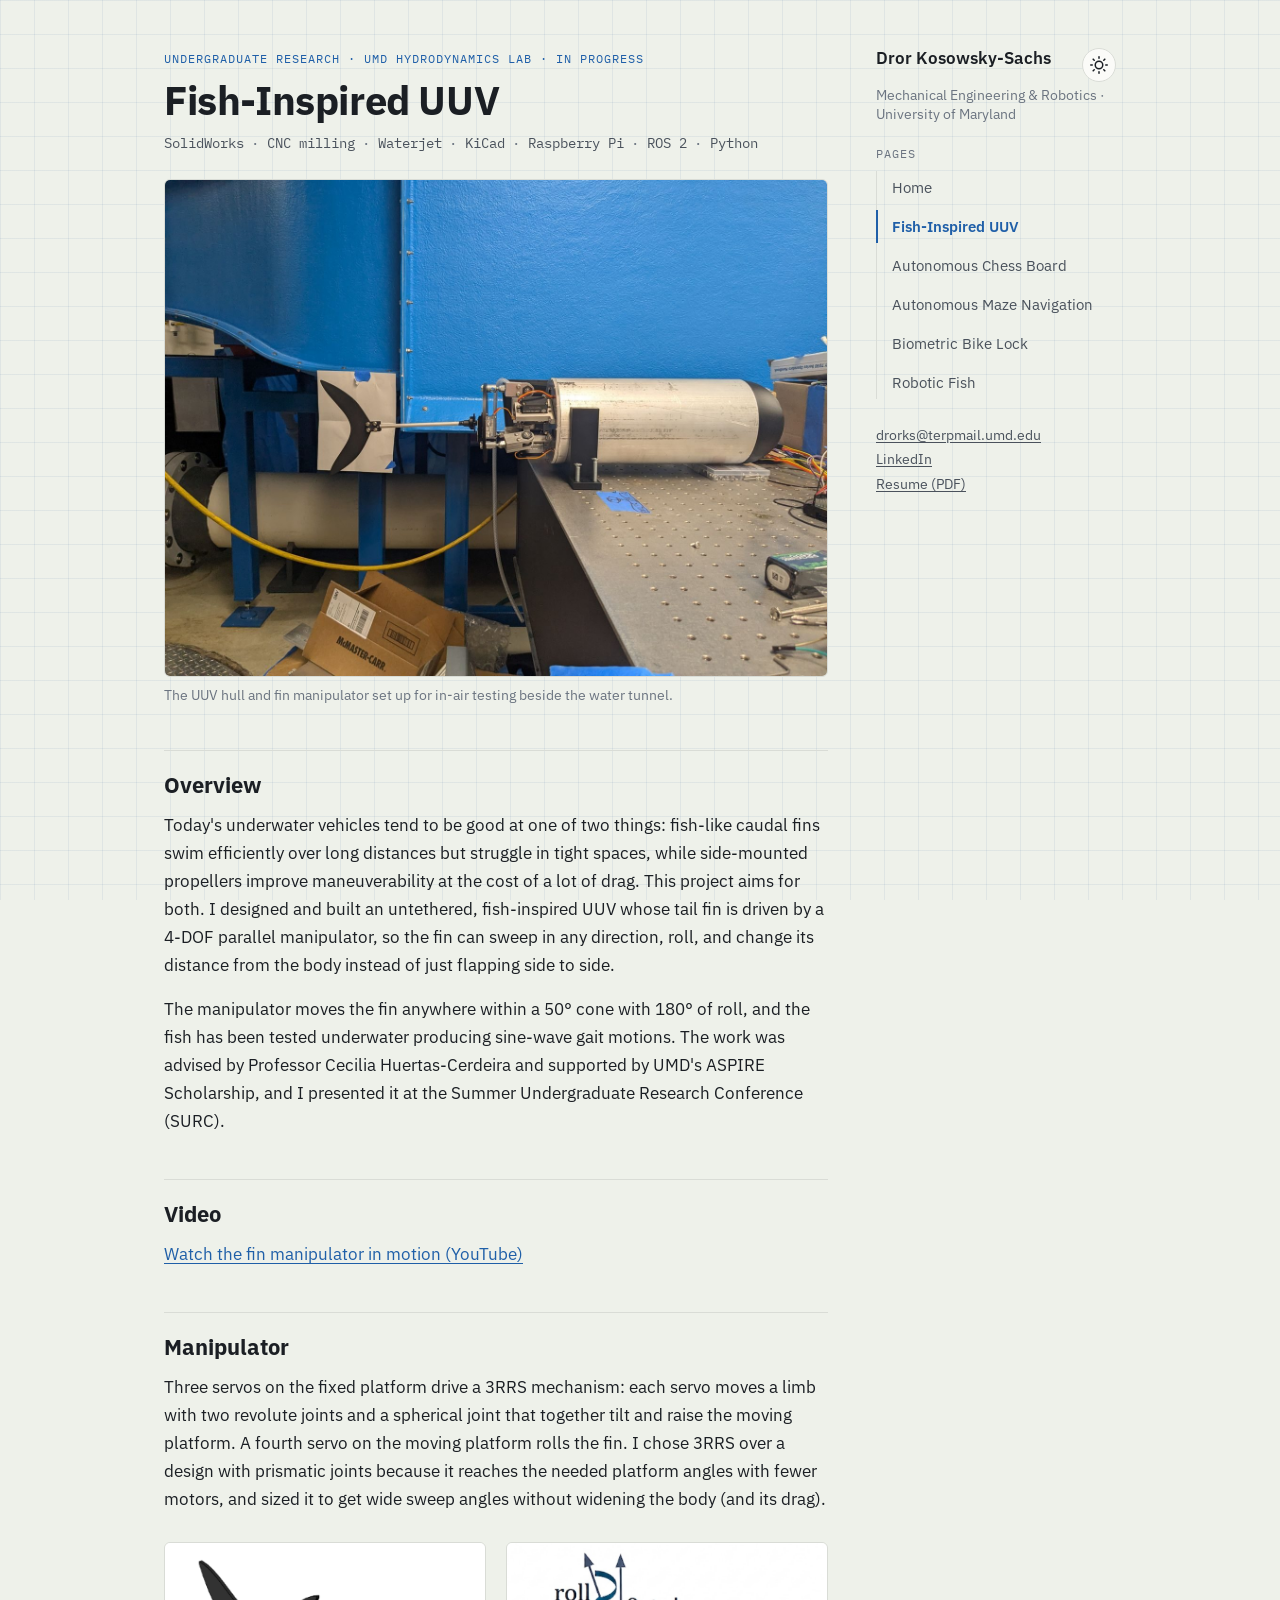
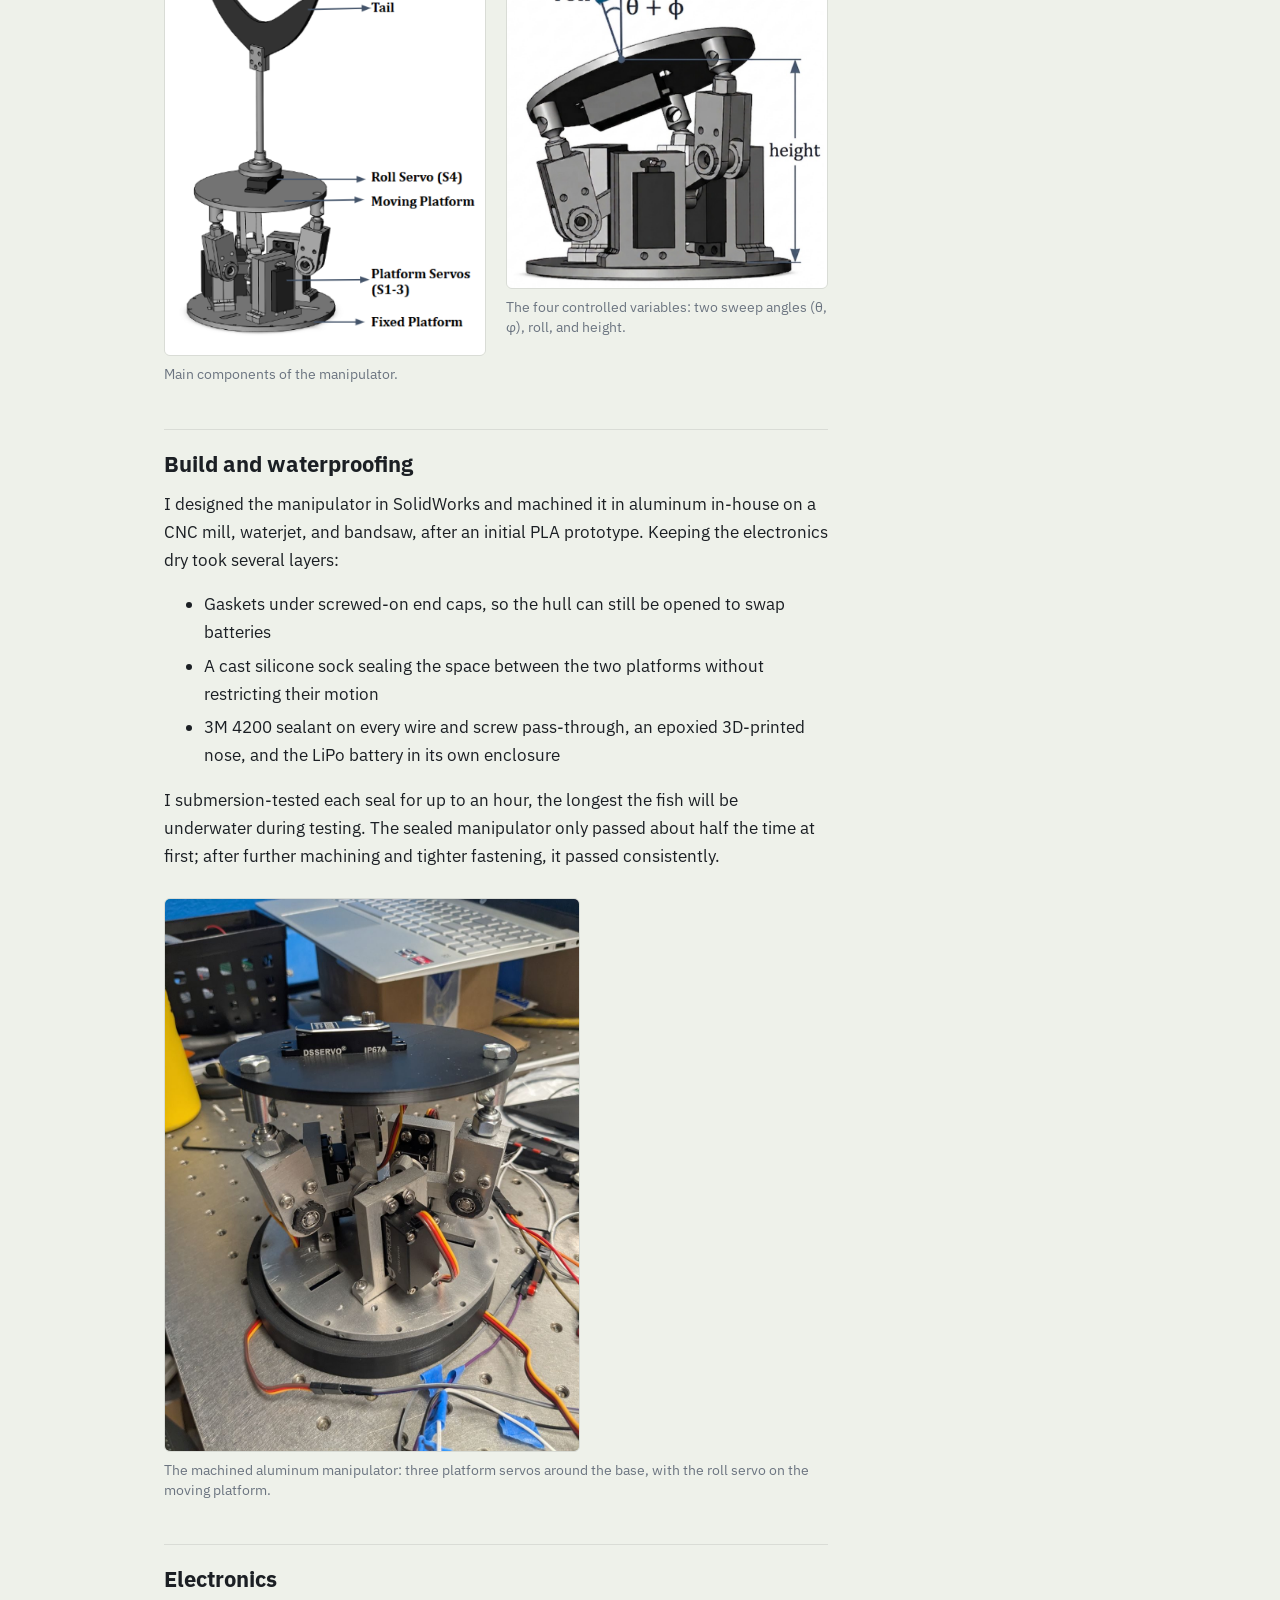
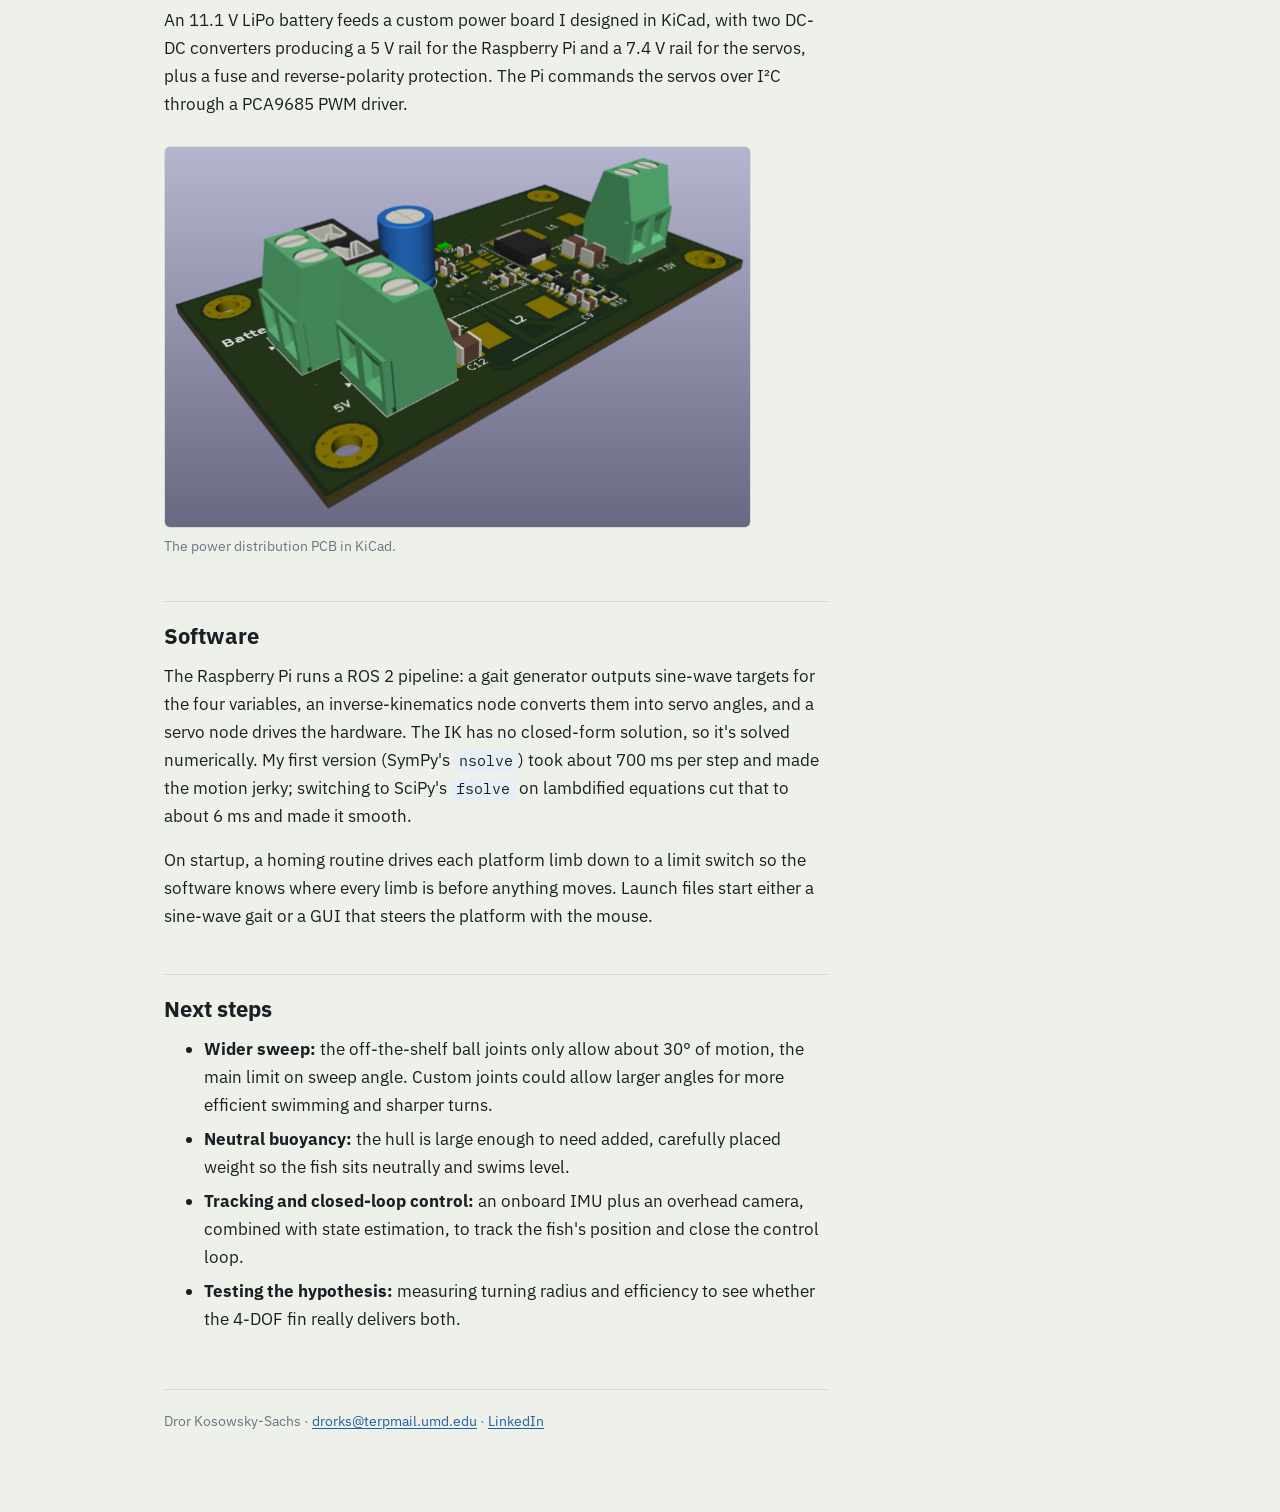
<file: uuv.html>
<!DOCTYPE html>
<html lang="en">
<head>
<meta charset="utf-8">
<meta name="viewport" content="width=device-width, initial-scale=1">
<title>Fish-Inspired UUV — Dror Kosowsky-Sachs</title>
<meta name="description" content="Undergraduate research, in progress: an untethered, fish-inspired UUV whose tail fin is driven by a 4-DOF parallel manipulator, with a machined aluminum build, a custom KiCad power PCB, and a ROS 2 control stack.">
<link rel="canonical" href="https://droriks.github.io/uuv.html">
<meta property="og:type" content="article">
<meta property="og:title" content="Fish-Inspired UUV — Dror Kosowsky-Sachs">
<meta property="og:description" content="A fish-inspired UUV with a 4-DOF manipulator-driven tail fin, custom power PCB, and ROS 2 control stack.">
<meta property="og:url" content="https://droriks.github.io/uuv.html">
<meta property="og:image" content="https://droriks.github.io/images/UUV_air_setup.jpg">
<link rel="preconnect" href="https://fonts.googleapis.com">
<link rel="preconnect" href="https://fonts.gstatic.com" crossorigin>
<link href="https://fonts.googleapis.com/css2?family=IBM+Plex+Mono:wght@400;500&amp;family=IBM+Plex+Sans:wght@400;600&amp;display=swap" rel="stylesheet">
<link rel="stylesheet" href="styles.css">
<script>try{var t=localStorage.getItem("theme");if(t)document.documentElement.setAttribute("data-theme",t)}catch(e){}</script>
<script src="theme.js" defer></script>
</head>
<body>
<a class="skip-link" href="#main">Skip to content</a>
<div class="page">

  <nav class="site-nav" aria-label="Site">
    <div class="brand-row">
      <a class="brand" href="index.html">Dror Kosowsky-Sachs</a>
      <button class="theme-toggle" id="themeToggle" type="button" aria-label="Toggle light and dark mode" title="Toggle light / dark mode" hidden>
        <svg class="icon-sun" viewBox="0 0 24 24" width="18" height="18" fill="none" stroke="currentColor" stroke-width="2" stroke-linecap="round" aria-hidden="true"><circle cx="12" cy="12" r="5"/><path d="M12 1v2M12 21v2M1 12h2M21 12h2M4.22 4.22l1.42 1.42M18.36 18.36l1.42 1.42M4.22 19.78l1.42-1.42M18.36 5.64l1.42-1.42"/></svg>
        <svg class="icon-moon" viewBox="0 0 24 24" width="18" height="18" aria-hidden="true"><path fill="currentColor" d="M20.7 14.6a8.9 8.9 0 01-11.3-11.3 1 1 0 00-1.3-1.2A10 10 0 1021.9 15.9a1 1 0 00-1.2-1.3z"/></svg>
      </button>
    </div>
    <p class="brand-sub">Mechanical Engineering &amp; Robotics · University of Maryland</p>
    <p class="nav-label">Pages</p>
    <ul>
      <li><a href="index.html">Home</a></li>
      <li><a href="uuv.html" aria-current="page">Fish-Inspired UUV</a></li>
      <li><a href="chess-board.html">Autonomous Chess Board</a></li>
      <li><a href="maze-navigation.html">Autonomous Maze Navigation</a></li>
      <li><a href="bike-lock.html">Biometric Bike Lock</a></li>
      <li><a href="robotic-fish.html">Robotic Fish</a></li>
    </ul>
    <p class="nav-contact">
      <a href="mailto:drorks@terpmail.umd.edu">drorks@terpmail.umd.edu</a><br>
      <a href="https://www.linkedin.com/in/dror-kosowsky-sachs/" rel="noopener">LinkedIn</a><br>
      <a href="images/Resume%20Dror%20Kosowsky-Sachs.pdf">Resume (PDF)</a>
    </p>
  </nav>

  <main id="main">
    <article>
      <header>
        <p class="eyebrow">Undergraduate research · UMD Hydrodynamics Lab · In progress</p>
        <h1>Fish-Inspired UUV</h1>
        <ul class="skills" aria-label="Tools and skills">
          <li>SolidWorks</li><li>CNC milling</li><li>Waterjet</li><li>KiCad</li><li>Raspberry Pi</li><li>ROS 2</li><li>Python</li>
        </ul>
      </header>

      <figure class="lead">
        <img src="images/UUV_air_setup.jpg" width="1400" height="1050" alt="Aluminum UUV hull on a lab bench with the servo-driven caudal fin extending toward a blue water tunnel">
        <figcaption>The UUV hull and fin manipulator set up for in-air testing beside the water tunnel.</figcaption>
      </figure>

      <h2>Overview</h2>
      <p>Today's underwater vehicles tend to be good at one of two things: fish-like caudal fins swim efficiently over long distances but struggle in tight spaces, while side-mounted propellers improve maneuverability at the cost of a lot of drag. This project aims for both. I designed and built an untethered, fish-inspired UUV whose tail fin is driven by a 4-DOF parallel manipulator, so the fin can sweep in any direction, roll, and change its distance from the body instead of just flapping side to side.</p>
      <p>The manipulator moves the fin anywhere within a 50° cone with 180° of roll, and the fish has been tested underwater producing sine-wave gait motions. The work was advised by Professor Cecilia Huertas-Cerdeira and supported by UMD's ASPIRE Scholarship, and I presented it at the Summer Undergraduate Research Conference (SURC).</p>

      <h2>Video</h2>
      <p><a href="https://www.youtube.com/watch?v=Fh--ti05I-M" rel="noopener">Watch the fin manipulator in motion (YouTube)</a></p>

      <h2>Manipulator</h2>
      <p>Three servos on the fixed platform drive a 3RRS mechanism: each servo moves a limb with two revolute joints and a spherical joint that together tilt and raise the moving platform. A fourth servo on the moving platform rolls the fin. I chose 3RRS over a design with prismatic joints because it reaches the needed platform angles with fewer motors, and sized it to get wide sweep angles without widening the body (and its drag).</p>
      <div class="figure-row">
        <figure>
          <img src="images/uuv_manipulator_labels.png" width="420" height="542" alt="CAD render of the manipulator with labels: tail, roll servo S4, moving platform, platform servos S1 to S3, and fixed platform" loading="lazy">
          <figcaption>Main components of the manipulator.</figcaption>
        </figure>
        <figure>
          <img src="images/uuv_manipulator_angles.png" width="451" height="487" alt="CAD render of the tilted manipulator platform annotated with the roll angle, the combined sweep angle theta plus phi, and the platform height" loading="lazy">
          <figcaption>The four controlled variables: two sweep angles (θ, φ), roll, and height.</figcaption>
        </figure>
      </div>

      <h2>Build and waterproofing</h2>
      <p>I designed the manipulator in SolidWorks and machined it in aluminum in-house on a CNC mill, waterjet, and bandsaw, after an initial PLA prototype. Keeping the electronics dry took several layers:</p>
      <ul>
        <li>Gaskets under screwed-on end caps, so the hull can still be opened to swap batteries</li>
        <li>A cast silicone sock sealing the space between the two platforms without restricting their motion</li>
        <li>3M 4200 sealant on every wire and screw pass-through, an epoxied 3D-printed nose, and the LiPo battery in its own enclosure</li>
      </ul>
      <p>I submersion-tested each seal for up to an hour, the longest the fish will be underwater during testing. The sealed manipulator only passed about half the time at first; after further machining and tighter fastening, it passed consistently.</p>
      <figure class="narrow">
        <img src="images/UUV_manipulator.jpg" width="1050" height="1400" alt="Machined aluminum manipulator with three servos around a central column and a roll servo on the top plate" loading="lazy">
        <figcaption>The machined aluminum manipulator: three platform servos around the base, with the roll servo on the moving platform.</figcaption>
      </figure>

      <h2>Electronics</h2>
      <p>An 11.1&nbsp;V LiPo battery feeds a custom power board I designed in KiCad, with two DC-DC converters producing a 5&nbsp;V rail for the Raspberry Pi and a 7.4&nbsp;V rail for the servos, plus a fuse and reverse-polarity protection. The Pi commands the servos over I²C through a PCA9685 PWM driver.</p>
      <figure>
        <img src="images/uuv_pcb.png" width="587" height="382" alt="3D render of the power PCB with screw terminals for battery input and 5 V and 7.4 V outputs, an electrolytic capacitor, and two converter circuits" loading="lazy">
        <figcaption>The power distribution PCB in KiCad.</figcaption>
      </figure>

      <h2>Software</h2>
      <p>The Raspberry Pi runs a ROS 2 pipeline: a gait generator outputs sine-wave targets for the four variables, an inverse-kinematics node converts them into servo angles, and a servo node drives the hardware. The IK has no closed-form solution, so it's solved numerically. My first version (SymPy's <code>nsolve</code>) took about 700&nbsp;ms per step and made the motion jerky; switching to SciPy's <code>fsolve</code> on lambdified equations cut that to about 6&nbsp;ms and made it smooth.</p>
      <p>On startup, a homing routine drives each platform limb down to a limit switch so the software knows where every limb is before anything moves. Launch files start either a sine-wave gait or a GUI that steers the platform with the mouse.</p>

      <h2>Next steps</h2>
      <ul>
        <li><strong>Wider sweep:</strong> the off-the-shelf ball joints only allow about 30° of motion, the main limit on sweep angle. Custom joints could allow larger angles for more efficient swimming and sharper turns.</li>
        <li><strong>Neutral buoyancy:</strong> the hull is large enough to need added, carefully placed weight so the fish sits neutrally and swims level.</li>
        <li><strong>Tracking and closed-loop control:</strong> an onboard IMU plus an overhead camera, combined with state estimation, to track the fish's position and close the control loop.</li>
        <li><strong>Testing the hypothesis:</strong> measuring turning radius and efficiency to see whether the 4-DOF fin really delivers both.</li>
      </ul>
    </article>

    <footer class="page-footer">
      <p>Dror Kosowsky-Sachs · <a href="mailto:drorks@terpmail.umd.edu">drorks@terpmail.umd.edu</a> · <a href="https://www.linkedin.com/in/dror-kosowsky-sachs/" rel="noopener">LinkedIn</a></p>
    </footer>
  </main>

</div>
</body>
</html>
</file>
<file: styles.css>
/* ============================================================
   Dror Kosowsky-Sachs — portfolio
   One stylesheet for every page.
   Colors live in :root. Dark mode follows the system setting
   until the sun/moon toggle (theme.js) stamps data-theme on <html>.
   ============================================================ */

:root {
  --bg: #eef1ea;
  --grid-line: rgba(31, 75, 153, 0.07);
  --surface: #fbfbf8;
  --ink: #1b1f24;
  --ink-2: #4a525c;
  --ink-3: #6b7480;
  --rule: #d9dcd6;
  --accent: #1f5fa8;
  --accent-soft: #e6eef8;
  --placeholder-bg: #fff6d6;
  --placeholder-ink: #7a5b00;
  --placeholder-rule: #e3c35a;

  --font-sans: "IBM Plex Sans", system-ui, -apple-system, "Segoe UI", Roboto, sans-serif;
  --font-mono: "IBM Plex Mono", ui-monospace, "SFMono-Regular", Consolas, monospace;

  --measure: 44rem;
  --nav-w: 15rem;
  --gap: 3rem;
}

/* Dark palette: applied by the toggle, or by the system when no choice is saved. */
:root[data-theme="dark"] {
  --bg: #10161d;
  --grid-line: rgba(120, 168, 232, 0.08);
  --surface: #161e27;
  --ink: #e8edf2;
  --ink-2: #a9b6c2;
  --ink-3: #7d8a97;
  --rule: #2a3440;
  --accent: #6fa3e0;
  --accent-soft: #1d2a3a;
  --placeholder-bg: #3a3014;
  --placeholder-ink: #f1d27a;
  --placeholder-rule: #7a6420;
  color-scheme: dark;
}
@media (prefers-color-scheme: dark) {
  :root:not([data-theme="light"]) {
    --bg: #10161d;
    --grid-line: rgba(120, 168, 232, 0.08);
    --surface: #161e27;
    --ink: #e8edf2;
    --ink-2: #a9b6c2;
    --ink-3: #7d8a97;
    --rule: #2a3440;
    --accent: #6fa3e0;
    --accent-soft: #1d2a3a;
    --placeholder-bg: #3a3014;
    --placeholder-ink: #f1d27a;
    --placeholder-rule: #7a6420;
    color-scheme: dark;
  }
}

*, *::before, *::after { box-sizing: border-box; }

html { -webkit-text-size-adjust: 100%; }

/* Drafting-table grid behind everything, carried over from the old site. */
body {
  margin: 0;
  background-color: var(--bg);
  background-image:
    linear-gradient(var(--grid-line) 1px, transparent 1px),
    linear-gradient(90deg, var(--grid-line) 1px, transparent 1px);
  background-size: 34px 34px;
  background-attachment: fixed;
  color: var(--ink);
  font-family: var(--font-sans);
  font-size: 1.0625rem;
  line-height: 1.65;
  transition: background-color 0.3s ease, color 0.3s ease;
}

img { max-width: 100%; height: auto; display: block; }

a { color: var(--accent); text-underline-offset: 0.18em; }
a:hover { text-decoration-thickness: 2px; }
:focus-visible { outline: 2px solid var(--accent); outline-offset: 2px; }

.skip-link {
  position: absolute;
  left: 1rem;
  top: -3rem;
  background: var(--accent);
  color: #fff;
  padding: 0.4rem 0.8rem;
  border-radius: 4px;
  z-index: 10;
}
.skip-link:focus { top: 1rem; }

/* ---------- Layout: content left, nav column right ---------- */

.page {
  max-width: calc(var(--measure) + var(--nav-w) + var(--gap));
  margin: 0 auto;
  padding: 3rem 1.25rem 4rem;
  display: grid;
  grid-template-columns: minmax(0, var(--measure)) var(--nav-w);
  grid-template-areas: "main nav";
  column-gap: var(--gap);
  align-items: start;
}

.site-nav { grid-area: nav; position: sticky; top: 2rem; }
main { grid-area: main; min-width: 0; }

/* ---------- Navigation column ---------- */

.brand-row {
  display: flex;
  align-items: flex-start;
  justify-content: space-between;
  gap: 0.75rem;
}

/* Sun/moon theme toggle: sun shows in light mode, moon in dark. */
.theme-toggle {
  flex: none;
  width: 34px;
  height: 34px;
  border-radius: 50%;
  border: 1px solid var(--rule);
  background: var(--surface);
  color: var(--ink);
  cursor: pointer;
  display: grid;
  place-items: center;
  padding: 0;
}
.theme-toggle:hover { border-color: var(--ink-3); }
.theme-toggle svg { grid-area: 1 / 1; transition: opacity 0.25s ease, transform 0.35s ease; }
.icon-moon { opacity: 0; transform: rotate(-40deg) scale(0.6); }
:root[data-theme="dark"] .icon-sun { opacity: 0; transform: rotate(40deg) scale(0.6); }
:root[data-theme="dark"] .icon-moon { opacity: 1; transform: none; }
@media (prefers-color-scheme: dark) {
  :root:not([data-theme="light"]) .icon-sun { opacity: 0; transform: rotate(40deg) scale(0.6); }
  :root:not([data-theme="light"]) .icon-moon { opacity: 1; transform: none; }
}

.site-nav .brand {
  display: block;
  font-weight: 600;
  font-size: 1.05rem;
  line-height: 1.3;
  color: var(--ink);
  text-decoration: none;
}
.site-nav .brand-sub {
  margin: 0.25rem 0 1.25rem;
  font-size: 0.85rem;
  color: var(--ink-3);
  line-height: 1.4;
}
.nav-label {
  font-family: var(--font-mono);
  font-size: 0.72rem;
  letter-spacing: 0.08em;
  text-transform: uppercase;
  color: var(--ink-3);
  margin: 0 0 0.5rem;
}
.site-nav ul {
  list-style: none;
  margin: 0;
  padding: 0;
  border-left: 1px solid var(--rule);
}
.site-nav li a {
  display: block;
  padding: 0.4rem 0 0.4rem 0.9rem;
  margin-left: -1px;
  border-left: 2px solid transparent;
  color: var(--ink-2);
  text-decoration: none;
  font-size: 0.95rem;
  line-height: 1.35;
}
.site-nav li a:hover { color: var(--ink); border-left-color: var(--ink-3); }
.site-nav li a[aria-current="page"] {
  color: var(--accent);
  border-left-color: var(--accent);
  font-weight: 600;
}
.nav-contact {
  margin-top: 1.5rem;
  font-size: 0.85rem;
  line-height: 1.8;
}
.nav-contact a { color: var(--ink-2); }

/* ---------- Typography ---------- */

.eyebrow {
  font-family: var(--font-mono);
  font-size: 0.78rem;
  letter-spacing: 0.08em;
  text-transform: uppercase;
  color: var(--accent);
  margin: 0 0 0.5rem;
}
h1 {
  font-size: clamp(1.9rem, 4vw, 2.5rem);
  line-height: 1.15;
  letter-spacing: -0.01em;
  margin: 0 0 1.5rem;
}
h2 {
  font-size: 1.35rem;
  line-height: 1.3;
  margin: 2.75rem 0 0.75rem;
  padding-top: 1.25rem;
  border-top: 1px solid var(--rule);
}
h3 { font-size: 1.08rem; margin: 1.75rem 0 0.5rem; }
p, ul, ol { margin: 0 0 1rem; }
li + li { margin-top: 0.35rem; }
code {
  font-family: var(--font-mono);
  font-size: 0.88em;
  background: var(--accent-soft);
  padding: 0.1em 0.35em;
  border-radius: 3px;
}
pre {
  font-family: var(--font-mono);
  font-size: 0.88rem;
  line-height: 1.55;
  background: var(--surface);
  border: 1px solid var(--rule);
  border-radius: 6px;
  padding: 1rem 1.1rem;
  overflow-x: auto;
  margin: 0 0 1.25rem;
}
pre code { background: none; padding: 0; font-size: inherit; }

/* ---------- Project header: title, skills subtitle, lead photo ---------- */

article > header h1 { margin-bottom: 0.6rem; }
.skills {
  display: flex;
  flex-wrap: wrap;
  list-style: none;
  margin: 0 0 1.5rem;
  padding: 0;
  font-family: var(--font-mono);
  font-size: 0.85rem;
  color: var(--ink-2);
}
.skills li { margin: 0; }
.skills li:not(:last-child)::after { content: "·"; margin: 0 0.55em; color: var(--ink-3); }

figure.lead { margin-top: 0; }
figure.lead img { max-height: 34rem; width: auto; }

/* ---------- Figures ---------- */

figure { margin: 1.75rem 0; }
figure img {
  border: 1px solid var(--rule);
  border-radius: 6px;
  background: var(--surface);
}
figcaption {
  margin-top: 0.5rem;
  font-size: 0.88rem;
  color: var(--ink-3);
  line-height: 1.45;
}
.figure-row {
  display: grid;
  grid-template-columns: repeat(auto-fit, minmax(14rem, 1fr));
  gap: 1.25rem;
  margin: 1.75rem 0;
  align-items: start;
}
.figure-row figure { margin: 0; }
figure.narrow img { max-width: 26rem; }

/* ---------- Placeholders (fill these in before publishing) ---------- */

.placeholder {
  background: var(--placeholder-bg);
  color: var(--placeholder-ink);
  border: 1px dashed var(--placeholder-rule);
  border-radius: 3px;
  padding: 0.05em 0.35em;
  font-size: 0.92em;
}
div.placeholder, p.placeholder { display: block; padding: 0.75rem 1rem; margin: 1.25rem 0; }

/* ---------- Home page ---------- */

.hero h1 { margin-bottom: 0.5rem; }
.hero .tagline { font-size: 1.15rem; color: var(--ink-2); margin-bottom: 1.25rem; }
.contact-list {
  display: flex;
  flex-wrap: wrap;
  gap: 0.5rem 1.5rem;
  list-style: none;
  margin: 0 0 1.5rem;
  padding: 0;
  font-size: 0.95rem;
}
.contact-list li { margin: 0; }
.contact-list .label {
  font-family: var(--font-mono);
  font-size: 0.72rem;
  text-transform: uppercase;
  letter-spacing: 0.06em;
  color: var(--ink-3);
  margin-right: 0.4rem;
}


.project-list { list-style: none; margin: 0; padding: 0; }
.project-list li { margin: 0; border-top: 1px solid var(--rule); }
.project-list li:last-child { border-bottom: 1px solid var(--rule); }
.project-list a {
  display: grid;
  grid-template-columns: 6rem 1fr;
  gap: 1.1rem;
  align-items: center;
  padding: 1rem 0;
  color: inherit;
  text-decoration: none;
}
.project-list img {
  width: 6rem;
  height: 4.5rem;
  object-fit: cover;
  border-radius: 4px;
  border: 1px solid var(--rule);
}
.project-list h3 { margin: 0 0 0.15rem; font-size: 1.05rem; color: var(--accent); }
.project-list a:hover h3 { text-decoration: underline; }
.project-list p { margin: 0; font-size: 0.93rem; color: var(--ink-2); line-height: 1.5; }
.project-list .meta {
  font-family: var(--font-mono);
  font-size: 0.72rem;
  color: var(--ink-3);
  letter-spacing: 0.04em;
}

.page-footer {
  margin-top: 3.5rem;
  padding-top: 1.25rem;
  border-top: 1px solid var(--rule);
  font-size: 0.85rem;
  color: var(--ink-3);
}

/* ---------- Phones / narrow screens: nav moves above content ---------- */

@media (max-width: 52rem) {
  .page {
    grid-template-columns: minmax(0, 1fr);
    grid-template-areas: "nav" "main";
    padding-top: 1rem;
  }
  .site-nav {
    position: static;
    border-bottom: 1px solid var(--rule);
    padding-bottom: 0.9rem;
    margin-bottom: 1.75rem;
  }
  .site-nav .brand-sub { margin-bottom: 0.75rem; }
  .site-nav ul {
    display: flex;
    flex-wrap: wrap;
    gap: 0.4rem;
    border-left: 0;
  }
  .site-nav li + li { margin-top: 0; }
  .site-nav li a {
    border: 1px solid var(--rule);
    border-radius: 999px;
    padding: 0.3rem 0.75rem;
    margin: 0;
    font-size: 0.88rem;
    background: var(--surface);
  }
  .site-nav li a[aria-current="page"] {
    border-color: var(--accent);
    background: var(--accent-soft);
  }
  .nav-contact { display: none; }
}
</file>
